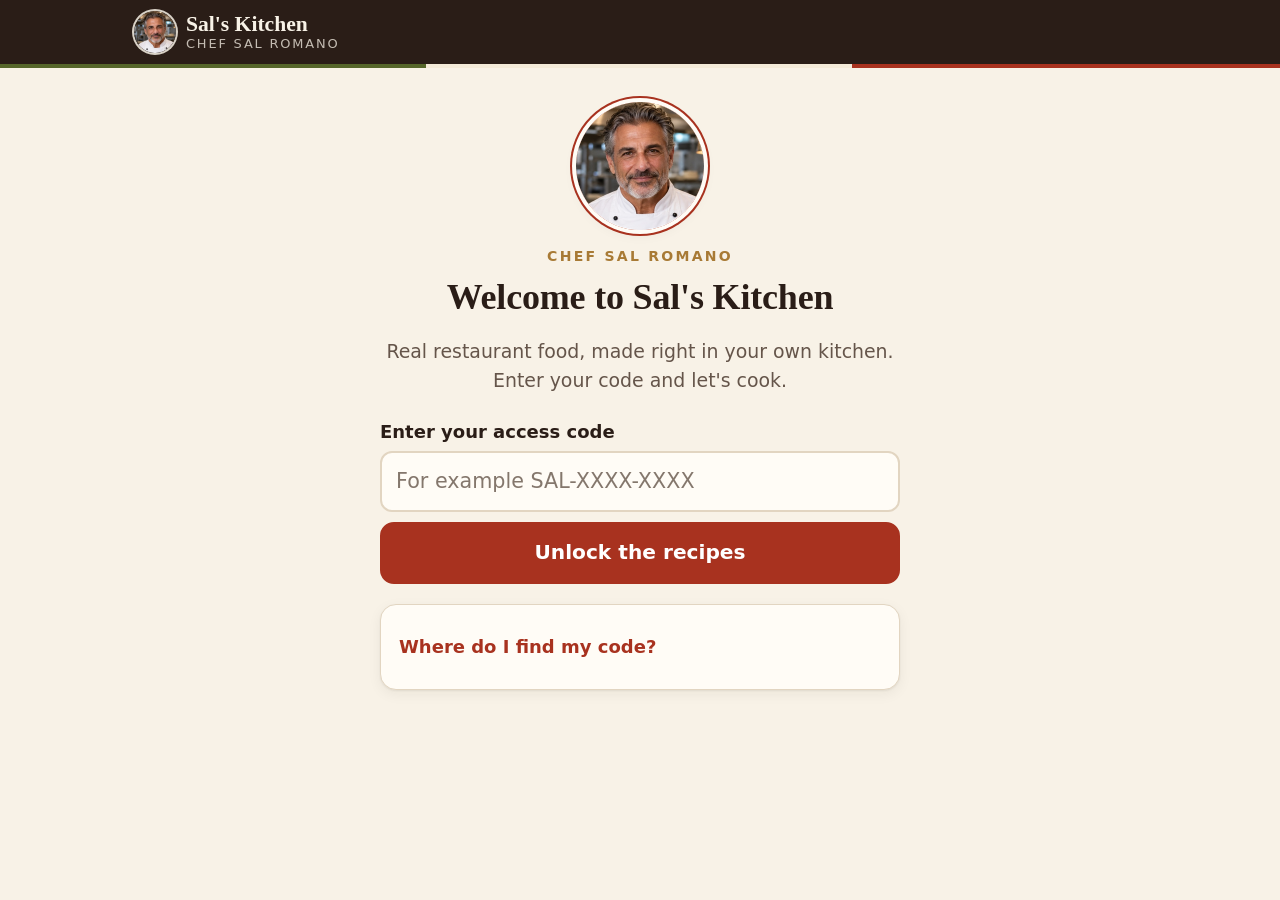
<file: index.html>
<!doctype html>
<html lang="en">
<head>
  <meta charset="utf-8">
  <meta name="viewport" content="width=device-width, initial-scale=1, viewport-fit=cover">
  <title>Sal's Kitchen</title>
  <meta name="description" content="Sal's Kitchen by Chef Sal Romano — restaurant-style recipes for your home kitchen, with a servings scaler, cooking mode, timers and a shopping list.">
  <meta name="theme-color" content="#2a1d17">
  <meta name="color-scheme" content="light dark">
  <meta name="robots" content="noindex">
  <link rel="manifest" href="manifest.webmanifest">
  <link rel="icon" type="image/png" sizes="32x32" href="assets/icons/favicon-32.png">
  <link rel="apple-touch-icon" href="assets/icons/apple-touch-icon.png">
  <meta name="apple-mobile-web-app-capable" content="yes">
  <meta name="mobile-web-app-capable" content="yes">
  <meta name="apple-mobile-web-app-title" content="Sal's Kitchen">
  <meta name="apple-mobile-web-app-status-bar-style" content="black-translucent">
  <link rel="stylesheet" href="styles.css">
  <script>
    // Apply the chosen light/dark setting before the page draws (avoids a flash).
    try { var t = localStorage.getItem('sal-theme'); if (t === 'light' || t === 'dark') document.documentElement.setAttribute('data-theme', t); } catch (e) {}
  </script>
</head>
<body>
  <a class="skip-link" href="#app">Skip to main content</a>
  <header class="app-header">
    <div class="app-header__inner">
      <button type="button" class="header-btn" id="back-btn" hidden aria-label="Back">
        <svg class="icon" viewBox="0 0 24 24" width="24" height="24" fill="none" stroke="currentColor" stroke-width="2" stroke-linecap="round" stroke-linejoin="round" aria-hidden="true"><path d="M15 5l-7 7 7 7"/></svg>
      </button>
      <a class="brand" href="#/" id="brand">
        <img class="brand__avatar" src="assets/sal-avatar.png" alt="" width="40" height="40">
        <span class="brand__text">
          <span class="brand__name">Sal's Kitchen</span>
          <span class="brand__by">Chef Sal Romano</span>
        </span>
      </a>
      <a class="header-btn" href="#/plan" id="plan-btn" aria-label="Week plan" hidden>
        <svg class="icon" viewBox="0 0 24 24" width="24" height="24" fill="none" stroke="currentColor" stroke-width="1.8" stroke-linecap="round" stroke-linejoin="round" aria-hidden="true"><rect x="3.5" y="5" width="17" height="15.5" rx="2"/><path d="M3.5 10h17M8 3v4M16 3v4"/></svg>
        <span class="header-btn__label">Plan</span>
      </a>
      <a class="header-btn" href="#/list" id="list-btn" aria-label="Shopping list" hidden>
        <svg class="icon" viewBox="0 0 24 24" width="24" height="24" fill="none" stroke="currentColor" stroke-width="1.8" stroke-linecap="round" stroke-linejoin="round" aria-hidden="true"><path d="M3 4h2.2l2.2 11h10.4l2-8H6.3"/><circle cx="9" cy="19.5" r="1.4"/><circle cx="17" cy="19.5" r="1.4"/></svg>
        <span class="header-btn__label">List</span>
        <span class="count-badge" id="list-count" hidden></span>
      </a>
      <a class="header-btn" href="#/settings" id="settings-btn" aria-label="Settings" hidden>
        <svg class="icon" viewBox="0 0 24 24" width="24" height="24" fill="none" stroke="currentColor" stroke-width="1.8" stroke-linecap="round" stroke-linejoin="round" aria-hidden="true"><circle cx="12" cy="12" r="3"/><path d="M19.4 15a1.7 1.7 0 0 0 .3 1.8l.1.1a2 2 0 1 1-2.8 2.8l-.1-.1a1.7 1.7 0 0 0-1.8-.3 1.7 1.7 0 0 0-1 1.5V21a2 2 0 1 1-4 0v-.1a1.7 1.7 0 0 0-1.1-1.5 1.7 1.7 0 0 0-1.8.3l-.1.1a2 2 0 1 1-2.8-2.8l.1-.1a1.7 1.7 0 0 0 .3-1.8 1.7 1.7 0 0 0-1.5-1H3a2 2 0 1 1 0-4h.1a1.7 1.7 0 0 0 1.5-1.1 1.7 1.7 0 0 0-.3-1.8l-.1-.1a2 2 0 1 1 2.8-2.8l.1.1a1.7 1.7 0 0 0 1.8.3H9a1.7 1.7 0 0 0 1-1.5V3a2 2 0 1 1 4 0v.1a1.7 1.7 0 0 0 1 1.5 1.7 1.7 0 0 0 1.8-.3l.1-.1a2 2 0 1 1 2.8 2.8l-.1.1a1.7 1.7 0 0 0-.3 1.8V9a1.7 1.7 0 0 0 1.5 1H21a2 2 0 1 1 0 4h-.1a1.7 1.7 0 0 0-1.5 1z"/></svg>
        <span class="header-btn__label">Settings</span>
      </a>
    </div>
  </header>

  <main id="app" tabindex="-1">
    <p class="loading">Loading…</p>
  </main>

  <section class="timer-tray" id="timer-tray" aria-label="Kitchen timers" hidden></section>
  <div class="toast" id="toast" role="status" aria-live="polite"></div>

  <noscript>
    <p class="noscript">This app needs JavaScript turned on in your browser.</p>
  </noscript>

  <script type="module" src="js/app.js"></script>
</body>
</html>
</file>
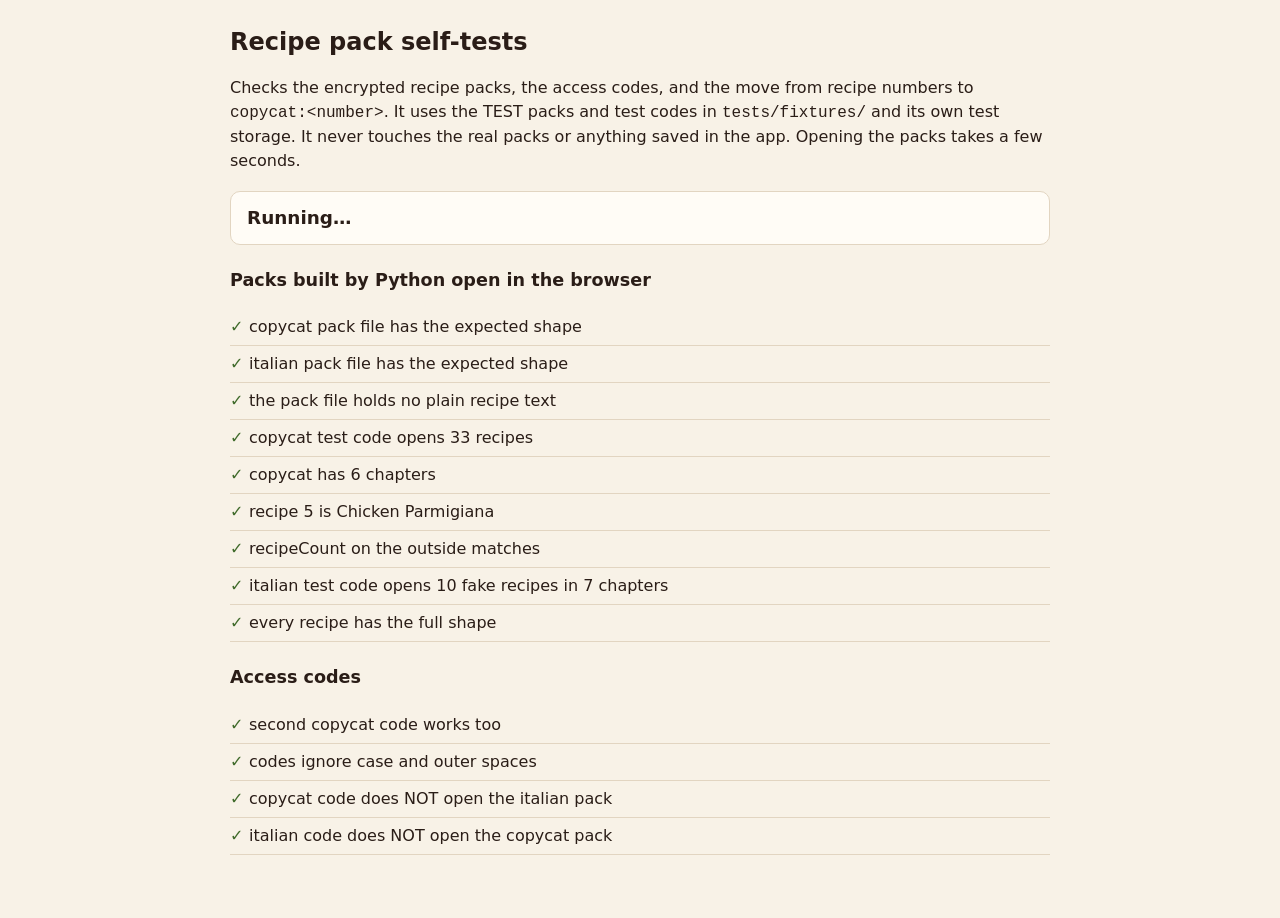
<file: tests/packs.html>
<!doctype html>
<html lang="en">
<head>
<meta charset="utf-8">
<meta name="viewport" content="width=device-width, initial-scale=1">
<meta name="robots" content="noindex">
<title>Recipe pack self-tests — Sal's Kitchen</title>
<style>
  :root { color-scheme: light dark; --bg: #f8f2e7; --ink: #2a1d17; --card: #fffcf6; --line: #e2d5c1; --ok: #3f6a2a; --bad: #a12620; }
  @media (prefers-color-scheme: dark) { :root { --bg: #16110e; --ink: #f3eadc; --card: #211914; --line: #3f3229; --ok: #a9d48a; --bad: #ff9a90; } }
  body { margin: 0; background: var(--bg); color: var(--ink); font: 16px/1.5 system-ui, -apple-system, "Segoe UI", sans-serif; }
  main { max-width: 820px; margin: 0 auto; padding: 24px 16px 48px; }
  h1 { font-size: 1.5rem; margin: 0 0 6px; }
  #summary { font-weight: 700; font-size: 1.15rem; padding: 12px 16px; border-radius: 10px; background: var(--card); border: 1px solid var(--line); }
  ul { list-style: none; padding: 0; }
  li { padding: 6px 0; border-bottom: 1px solid var(--line); overflow-wrap: anywhere; }
  .ok::before { content: "✓ "; color: var(--ok); font-weight: 800; }
  .bad { color: var(--bad); }
  .bad::before { content: "✗ "; font-weight: 800; }
  h2 { font-size: 1.1rem; margin: 22px 0 4px; }
</style>
</head>
<body>
<main>
  <h1>Recipe pack self-tests</h1>
  <p>Checks the encrypted recipe packs, the access codes, and the move from recipe numbers to <code>copycat:&lt;number&gt;</code>. It uses the TEST packs and test codes in <code>tests/fixtures/</code> and its own test storage. It never touches the real packs or anything saved in the app. Opening the packs takes a few seconds.</p>
  <p id="summary" role="status">Running…</p>
  <div id="out"></div>
</main>
<script src="../js/sha256.js"></script>
<script type="module">
import * as pc from '../js/packcrypto.js';
import * as mig from '../js/migrate.js';
import * as db from '../js/db.js';
import { surprisePicks, canAutoPick, MAX_PER_CHAPTER } from '../js/plan.js';
import { mealMoney, addEstimates, restaurantPrice, homeCost } from '../js/money.js';
import { mergeTexts } from '../js/merge.js';
import { scaleLine } from '../js/scale.js';
import { seedOldDatabase, deleteDatabase } from './seed-db.js';

const results = [];
let section = '';
const out = document.getElementById('out');
function group(name) {
  section = name;
  const h = document.createElement('h2');
  h.textContent = name;
  out.appendChild(h);
  out.appendChild(document.createElement('ul'));
}
function check(name, ok, detail = '') {
  results.push({ section, name, ok: !!ok, detail });
  const li = document.createElement('li');
  li.className = ok ? 'ok' : 'bad';
  li.textContent = name + (ok || !detail ? '' : ` — ${detail}`);
  out.lastElementChild.appendChild(li);
}
const eq = (name, got, want) => check(name, JSON.stringify(got) === JSON.stringify(want), `got ${JSON.stringify(got)}, want ${JSON.stringify(want)}`);
const getJson = async (url) => (await fetch(url, { cache: 'no-cache' })).json();

try {
  const copycat = await getJson('fixtures/copycat.pack.json');
  const italian = await getJson('fixtures/italian.pack.json');
  const cfg = await getJson('fixtures/test-config.json');
  const opens = async (pack, code) => !!(await pc.unwrapWithCode(pack, code));
  const openPack = async (pack, code) => pc.decryptPack(pack, await pc.importContentKey(await pc.unwrapWithCode(pack, code)));

  // ---------- 1. Python ↔ browser ----------
  group('Packs built by Python open in the browser');
  check('copycat pack file has the expected shape', pc.isPackFile(copycat) && copycat.id === 'copycat' && copycat.iterations === 250000 && copycat.kdf === 'PBKDF2-SHA256' && copycat.cipher === 'AES-GCM');
  check('italian pack file has the expected shape', pc.isPackFile(italian) && italian.id === 'italian');
  check('the pack file holds no plain recipe text', !JSON.stringify(copycat).includes('Parmigiana') && !JSON.stringify(italian).includes('Test Risotto'));
  const cc = await openPack(copycat, 'SAL-TEST-AAAA-1111');
  eq('copycat test code opens 33 recipes', cc.recipes.length, 33);
  eq('copycat has 6 chapters', cc.chapters.length, 6);
  eq('recipe 5 is Chicken Parmigiana', cc.recipes.find((r) => r.num === 5).title, 'Chicken Parmigiana');
  eq('recipeCount on the outside matches', copycat.recipeCount, 33);
  const it = await openPack(italian, 'SAL-TEST-ITAL-3333');
  eq('italian test code opens 10 fake recipes in 7 chapters', [it.recipes.length, it.chapters.length], [10, 7]);
  check('every recipe has the full shape', [...cc.recipes, ...it.recipes].every((r) => Number.isInteger(r.num) && r.chapter && r.title && r.subtitle && r.serves && r.time && r.cost && r.ingredients.length && r.steps.length && r.tip));

  group('Access codes');
  check('second copycat code works too', await opens(copycat, 'SAL-TEST-AAAA-2222'));
  check('codes ignore case and outer spaces', await opens(copycat, '  sal-test-aaaa-1111 '));
  check('copycat code does NOT open the italian pack', !(await opens(italian, 'SAL-TEST-AAAA-1111')));
  check('italian code does NOT open the copycat pack', !(await opens(copycat, 'SAL-TEST-ITAL-3333')));
  check('bundle code opens copycat', await opens(copycat, 'SAL-TEST-BOTH-4444'));
  check('bundle code opens italian', await opens(italian, 'SAL-TEST-BOTH-4444'));
  check('a wrong code opens nothing', !(await opens(copycat, 'SAL-TEST-WRONG-0000')) && !(await opens(italian, 'SAL-TEST-WRONG-0000')));
  check('a dash missing is a different code', !(await opens(copycat, 'SAL-TEST-AAAA1111')));
  check('a code that passes the hash pre-check but has no key slot opens nothing', cfg.accessCodeHashes.includes(await SalHash.sha256Hex('SAL-TEST-HASH-9999')) && !(await opens(copycat, 'SAL-TEST-HASH-9999')) && !(await opens(italian, 'SAL-TEST-HASH-9999')));
  let threw = false;
  try {
    const bad = { ...copycat, ciphertext: copycat.ciphertext.slice(0, -8) + (copycat.ciphertext.slice(-8, -7) === 'A' ? 'B' : 'A') + copycat.ciphertext.slice(-7) };
    await openPack(bad, 'SAL-TEST-AAAA-1111');
  } catch (e) { threw = true; }
  check('a damaged pack file is refused (not shown half-broken)', threw);
  threw = false;
  try { await pc.decryptPack(italian, await pc.importContentKey(await pc.unwrapWithCode(copycat, 'SAL-TEST-AAAA-1111'))); } catch (e) { threw = true; }
  check("one pack's key can't open another pack", threw);

  group('Saved keys (offline after unlock)');
  const T = 'sals-kitchen-selftest-packs';
  await db.closeDB();
  await deleteDatabase(T);
  db.useDatabase(T);
  const raw = await pc.unwrapWithCode(copycat, 'SAL-TEST-AAAA-1111');
  const key = await pc.importContentKey(raw);
  check('the saved key cannot be read back out', key.extractable === false);
  let savedAs = 'CryptoKey';
  try { await db.putPackKey({ id: 'copycat', key, version: 1 }); } catch (e) { savedAs = 'raw'; await db.putPackKey({ id: 'copycat', raw, version: 1 }); }
  const rec = (await db.listPackKeys()).find((r) => r.id === 'copycat');
  const back = rec.key || await pc.importContentKey(rec.raw);
  eq(`key saved on this device (as ${savedAs}) opens the pack with no code`, (await pc.decryptPack(copycat, back)).recipes.length, 33);
  await db.putPackKey({ id: 'italian', raw: await pc.unwrapWithCode(italian, 'SAL-TEST-ITAL-3333'), version: 1 });
  const rec2 = (await db.listPackKeys()).find((r) => r.id === 'italian');
  eq('raw-bytes fallback also works', (await pc.decryptPack(italian, await pc.importContentKey(rec2.raw))).recipes.length, 10);
  await db.closeDB();
  await deleteDatabase(T);

  // ---------- 2. References ----------
  group('Recipe references: number → copycat:<number>');
  eq('5 → copycat:5', mig.toRid(5), 'copycat:5');
  eq('"12" → copycat:12', mig.toRid('12'), 'copycat:12');
  eq('copycat:5 stays', mig.toRid('copycat:5'), 'copycat:5');
  eq('italian:7 stays', mig.toRid('italian:7'), 'italian:7');
  eq('junk → null', [mig.toRid(0), mig.toRid(-1), mig.toRid(1.5), mig.toRid('abc'), mig.toRid(null)], [null, null, null, null, null]);
  eq('favorites (and no duplicates)', mig.migrateFavorites([2, 5, 'copycat:5', 'italian:1']), ['copycat:2', 'copycat:5', 'italian:1']);
  eq('progress record', mig.migrateProgress({ num: 5, ticks: [0], done: [1], factor: 2 }), { rid: 'copycat:5', ticks: [0], done: [1], factor: 2 });
  eq('saving keeps every field', mig.migrateSaving({ id: 's1', num: 5, saved: 120, home: 24 }), { id: 's1', saved: 120, home: 24, rid: 'copycat:5' });
  eq('plan slot keeps made / savedId / leftover', mig.migratePlanWeek({ week: 'W', days: { d: { dinner: { num: 5, factor: 2, made: true, savedId: 's1' }, lunch: { num: 3, factor: 1, leftover: { date: 'x', meal: 'dinner' } } } } }),
    { week: 'W', days: { d: { dinner: { factor: 2, made: true, savedId: 's1', rid: 'copycat:5' }, lunch: { factor: 1, leftover: { date: 'x', meal: 'dinner' }, rid: 'copycat:3' } } } });
  const once = mig.migrateBackup({ app: 'sals-kitchen', format: 2, favorites: [1], shopping: { groups: [{ id: 'g', recipeNum: 1, title: 'x', factor: 1, items: [] }], custom: [] }, progress: [{ num: 1, ticks: [], done: [], factor: 1 }], plans: [], savings: [] });
  eq('migrating twice changes nothing', mig.migrateBackup(once), once);

  // ---------- 3. Database upgrade ----------
  const fx = await getJson('fixtures/v2-database.json');
  for (const version of [2, 1]) {
    group(`Database upgrade from the v${version} app (real saved shape)`);
    const NAME = `sals-kitchen-selftest-v${version}`;
    await db.closeDB();
    await seedOldDatabase(NAME, version, fx);
    db.useDatabase(NAME);
    eq('still unlocked', await db.getMeta('unlocked'), fx.meta.unlocked);
    eq('favorites', await db.getMeta('favorites'), ['copycat:2', 'copycat:5', 'copycat:30']);
    const shop = await db.getMeta('shopping');
    eq('shopping groups point at copycat recipes', shop.groups.map((g) => [g.id, g.rid, g.recipeNum]), [['g-mfx1-abc123', 'copycat:5', undefined], ['g-mfx2-def456', 'copycat:30', undefined]]);
    eq('shopping items and ticks unchanged', shop.groups.map((g) => g.items), fx.meta.shopping.groups.map((g) => g.items));
    eq('own extras unchanged', shop.custom, fx.meta.shopping.custom);
    eq('ticks for recipe 5', await db.getProgress('copycat:5'), { rid: 'copycat:5', ticks: [0, 2], done: [1], factor: 2 });
    eq('every ticks record moved', (await db.listProgress()).map((p) => p.rid).sort(), ['copycat:30', 'copycat:5']);
    eq('other settings untouched', [await db.getMeta('installBannerDismissed'), await db.getMeta('lastBackup')], [true, '2026-09-30T08:00:00.000Z']);
    if (version === 2) {
      const wk = await db.getPlanWeek('2026-W41');
      eq('planned dinner (made, with savings link)', wk.days['2026-10-05'].dinner, { factor: 2, made: true, savedId: 's-mfx4-jkl012', rid: 'copycat:5' });
      eq('leftovers slot', wk.days['2026-10-06'].dinner, { factor: 1, leftover: { date: '2026-10-05', meal: 'dinner' }, rid: 'copycat:5' });
      eq('lunch slot', wk.days['2026-10-06'].lunch, { factor: 0.5, rid: 'copycat:17' });
      eq('savings history keeps its numbers', await db.listSavings(), [{ id: 's-mfx4-jkl012', date: '2026-10-05', meal: 'dinner', factor: 2, servings: 8, home: 24, restaurant: 144, saved: 120, at: '2026-10-05T20:00:00.000Z', rid: 'copycat:5' }]);
      eq('pantry and planner settings untouched', [await db.getMeta('pantry'), await db.getMeta('planSettings')], [fx.meta.pantry, fx.meta.planSettings]);
    } else {
      eq('new stores exist and are empty', [await db.listPlans(), await db.listSavings(), await db.listPackKeys()], [[], [], []]);
    }
    await db.closeDB();
    db.useDatabase(NAME);
    eq('opening again changes nothing', await db.getMeta('favorites'), ['copycat:2', 'copycat:5', 'copycat:30']);
    await db.closeDB();
    await deleteDatabase(NAME);
  }

  group('Backups');
  const B = 'sals-kitchen-selftest-backup';
  await deleteDatabase(B);
  db.useDatabase(B);
  const v2backup = { app: 'sals-kitchen', format: 2, exportedAt: '2026-10-01T10:00:00Z', favorites: fx.meta.favorites, shopping: fx.meta.shopping, progress: fx.progress, plans: fx.plans, savings: fx.savings, pantry: fx.meta.pantry, planSettings: fx.meta.planSettings };
  await db.importAll(db.validateBackup(JSON.parse(JSON.stringify(v2backup))));
  eq('v2 backup: favorites become ids', await db.getMeta('favorites'), ['copycat:2', 'copycat:5', 'copycat:30']);
  eq('v2 backup: ticks', (await db.getProgress('copycat:5')).ticks, [0, 2]);
  eq('v2 backup: plan', (await db.getPlanWeek('2026-W41')).days['2026-10-05'].dinner.rid, 'copycat:5');
  eq('v2 backup: savings', (await db.listSavings())[0].rid, 'copycat:5');
  eq('v2 backup: shopping group', (await db.getMeta('shopping')).groups[0].rid, 'copycat:5');
  await db.setMeta('favorites', ['copycat:2', 'italian:4']);
  await db.putProgress({ rid: 'italian:4', ticks: [1], done: [], factor: 1 });
  const v3 = JSON.parse(JSON.stringify(await db.exportAll()));
  eq('new backups are format 3', v3.format, 3);
  check('backups never hold codes or pack keys', !/packKeys|wrappedKey|"codes"|SAL-TEST/.test(JSON.stringify(v3)));
  await db.setMeta('favorites', []);
  await db.importAll(db.validateBackup(v3));
  eq('format 3 round-trip across packs', [await db.getMeta('favorites'), (await db.getProgress('italian:4')).ticks], [['copycat:2', 'italian:4'], [1]]);
  let msg = '';
  try { db.validateBackup({ ...v3, favorites: ['nonsense'] }); } catch (e) { msg = e.message; }
  check('a damaged format 3 backup is refused', /damaged/.test(msg), msg);
  await db.closeDB();
  await deleteDatabase(B);

  // ---------- 4. Planner, money and shopping across packs ----------
  group('Planner, money and shopping list across packs');
  const prep = (id, d) => d.recipes.map((r) => ({ ...r, pack: id, rid: `${id}:${r.num}` }));
  const ALL = [...prep('copycat', cc), ...prep('italian', it)];
  const chTitle = (r) => ((r.pack === 'copycat' ? cc : it).chapters.find((c) => c.num === r.chapter) || {}).title;
  eq('Italian dinners Surprise me may pick (by chapter name)', ALL.filter((r) => r.pack === 'italian' && canAutoPick(r, chTitle)).map((r) => r.num), [2, 3, 4, 5, 6, 7]);
  let seed = 777;
  const rand = () => ((seed = (seed * 1103515245 + 12345) % 2147483648) / 2147483648);
  const problems = [];
  let sawItalian = false;
  for (let run = 0; run < 200; run++) {
    const picks = surprisePicks(7, [], ALL, rand, chTitle);
    if (picks.length !== 7) problems.push(`run ${run}: ${picks.length} picks`);
    if (new Set(picks.map((r) => r.rid)).size !== picks.length) problems.push(`run ${run}: repeat`);
    const per = {};
    picks.forEach((r) => { per[`${r.pack}:${r.chapter}`] = (per[`${r.pack}:${r.chapter}`] || 0) + 1; });
    if (Object.values(per).some((n) => n > MAX_PER_CHAPTER)) problems.push(`run ${run}: too many from one chapter`);
    picks.forEach((r) => {
      if (!canAutoPick(r, chTitle)) problems.push(`run ${run}: ${r.title}`);
      if (/Dolci|Sughi|Contorni|Antipasti/.test(chTitle(r))) problems.push(`run ${run}: ${r.title} (${chTitle(r)})`);
      if (r.pack === 'italian') sawItalian = true;
    });
  }
  check('200 runs with both packs: 7 dinners, no repeats, max 2 per chapter, no desserts/sauces/sides', !problems.length, problems.slice(0, 5).join('; '));
  check('Surprise me uses Italian recipes too', sawItalian);
  const copycatOnly = ALL.filter((r) => r.pack === 'copycat');
  check('with only copycat open, it never picks Italian', Array.from({ length: 50 }, () => surprisePicks(7, [], copycatOnly, rand)).every((p) => p.every((r) => r.pack === 'copycat')));

  const risotto = ALL.find((r) => r.rid === 'italian:4');
  eq('an Italian recipe without an estimate is not counted', mealMoney(risotto, 1).priced, false);
  addEstimates({ restaurantPrices: cfg.restaurantPrices, costPerServing: cfg.costPerServing, servings: cfg.servings });
  eq('with estimates: Italian risotto ×2 money', mealMoney(risotto, 2), { servings: 8, home: 20, restaurant: 136, saved: 116, priced: true });
  check('every fake Italian recipe has a home cost and a price in test mode', ALL.filter((r) => r.pack === 'italian').every((r) => homeCost(r) > 0 && restaurantPrice(r) > 0));
  check('copycat Nº 5 and Italian Nº 5 are different recipes for money', restaurantPrice(ALL.find((r) => r.rid === 'copycat:5')) !== restaurantPrice(ALL.find((r) => r.rid === 'italian:5')));
  eq('Combined list adds garlic across packs', mergeTexts([scaleLine('3 cloves garlic, minced', 1), scaleLine('2 cloves garlic, minced', 2)]), ['7 cloves garlic']);
} catch (e) {
  check('pack tests ran', false, e && (e.stack || e.message || String(e)));
}

const failed = results.filter((r) => !r.ok);
document.getElementById('summary').textContent = failed.length ? `${failed.length} of ${results.length} checks FAILED` : `All ${results.length} checks passed.`;
document.getElementById('summary').style.color = failed.length ? 'var(--bad)' : 'var(--ok)';
window.__testResults = { total: results.length, failed, results };
</script>
</body>
</html>
</file>
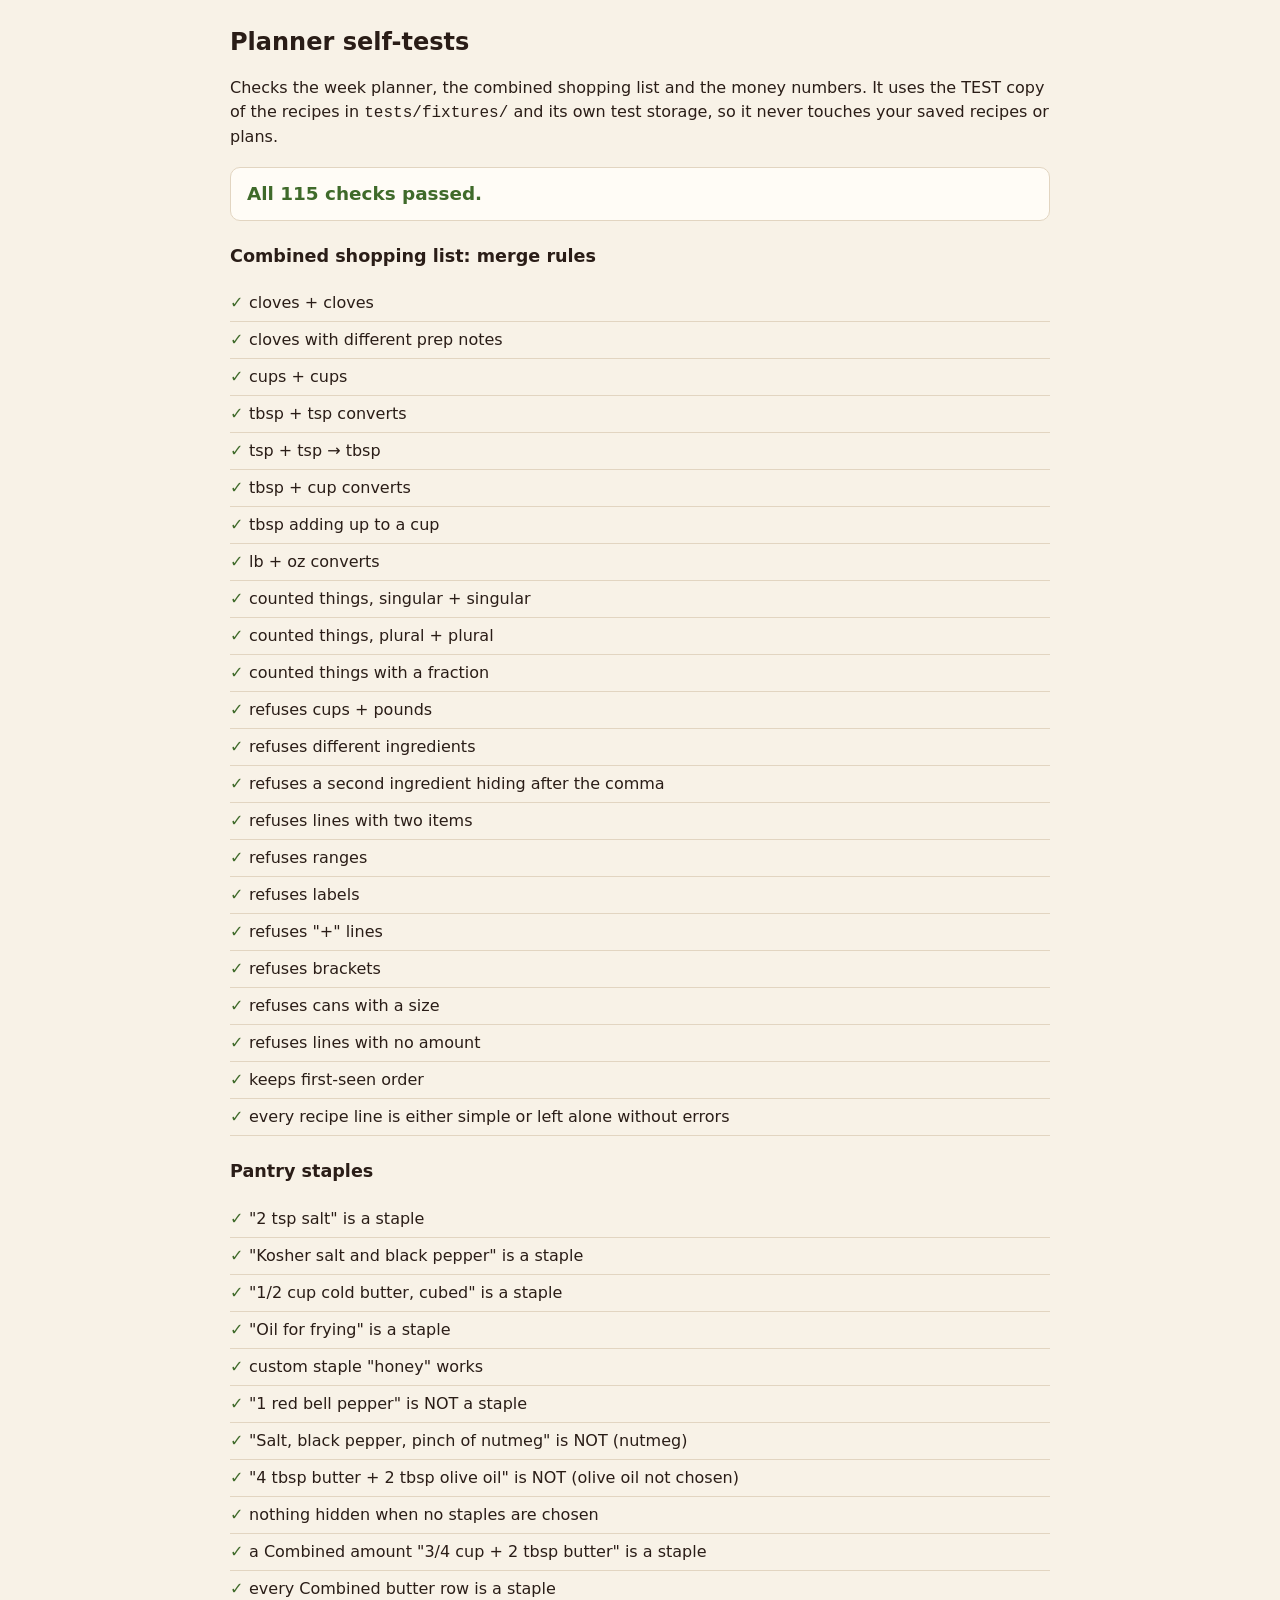
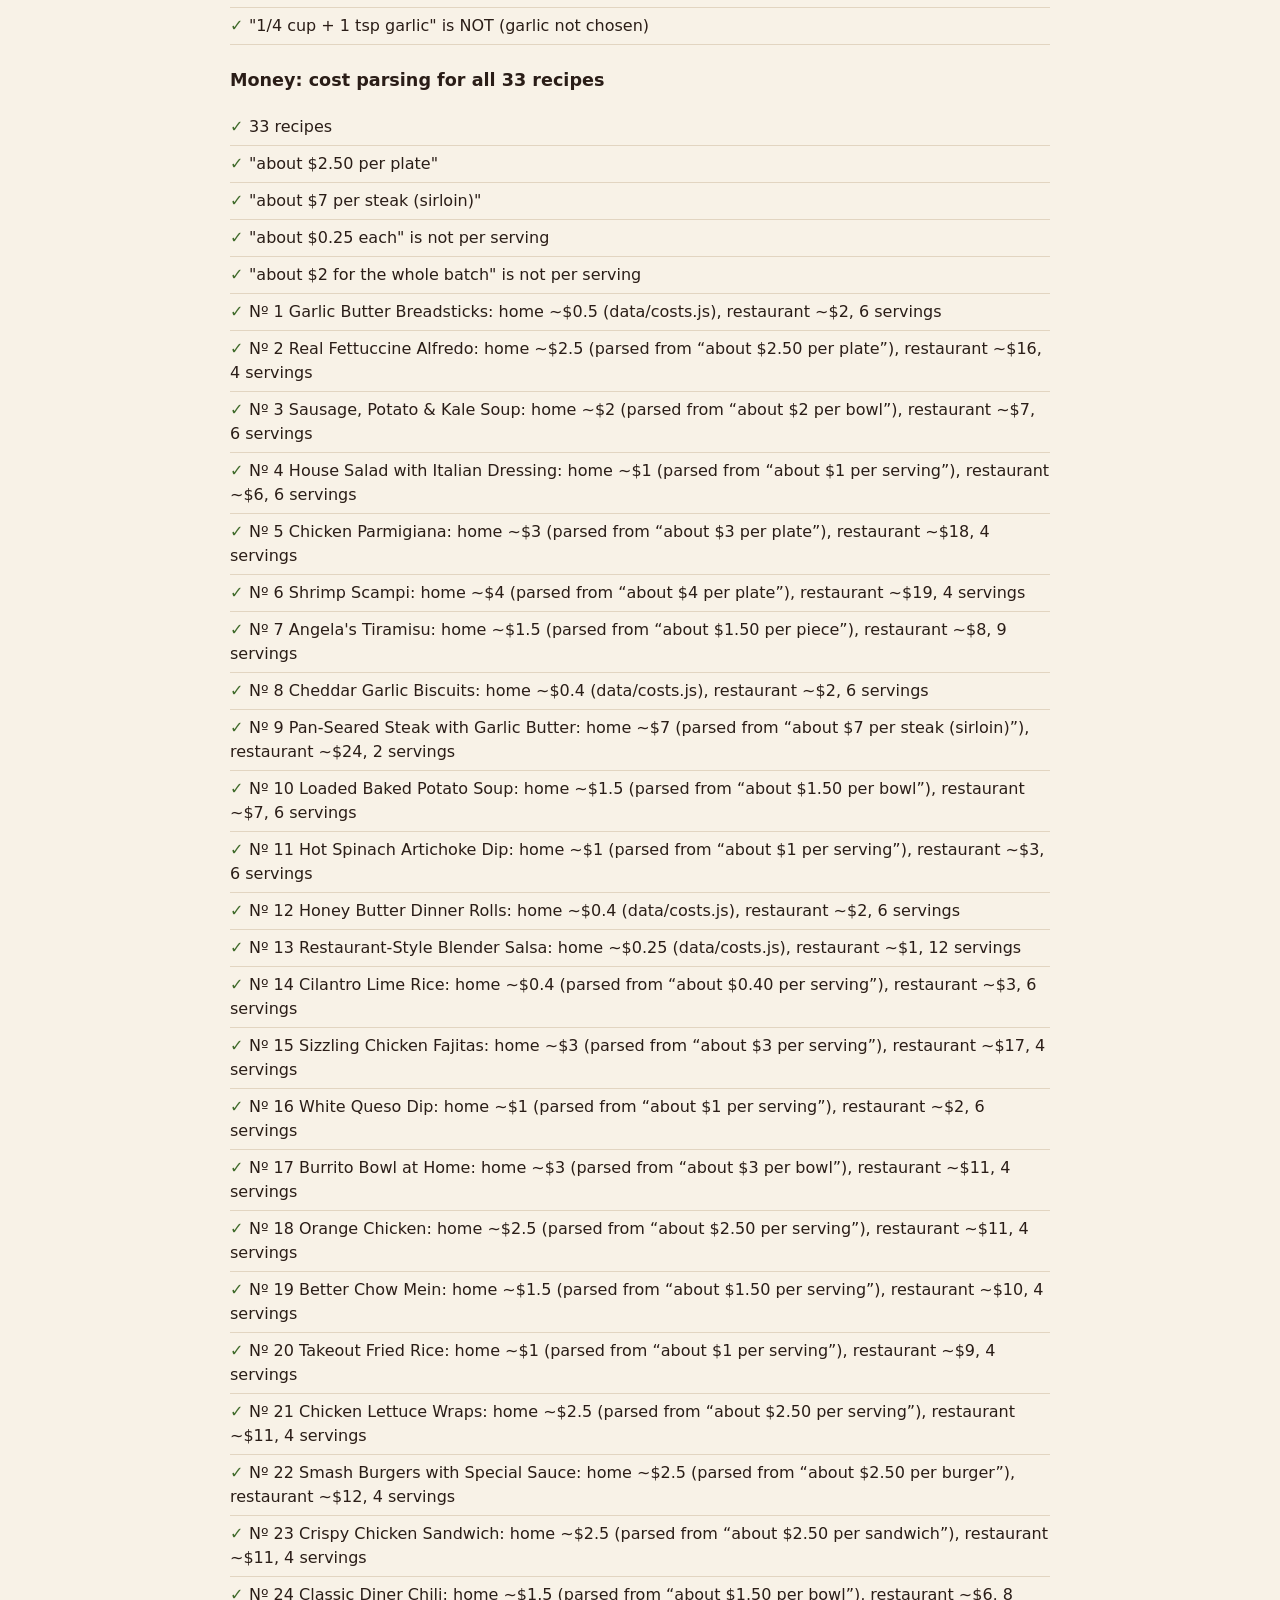
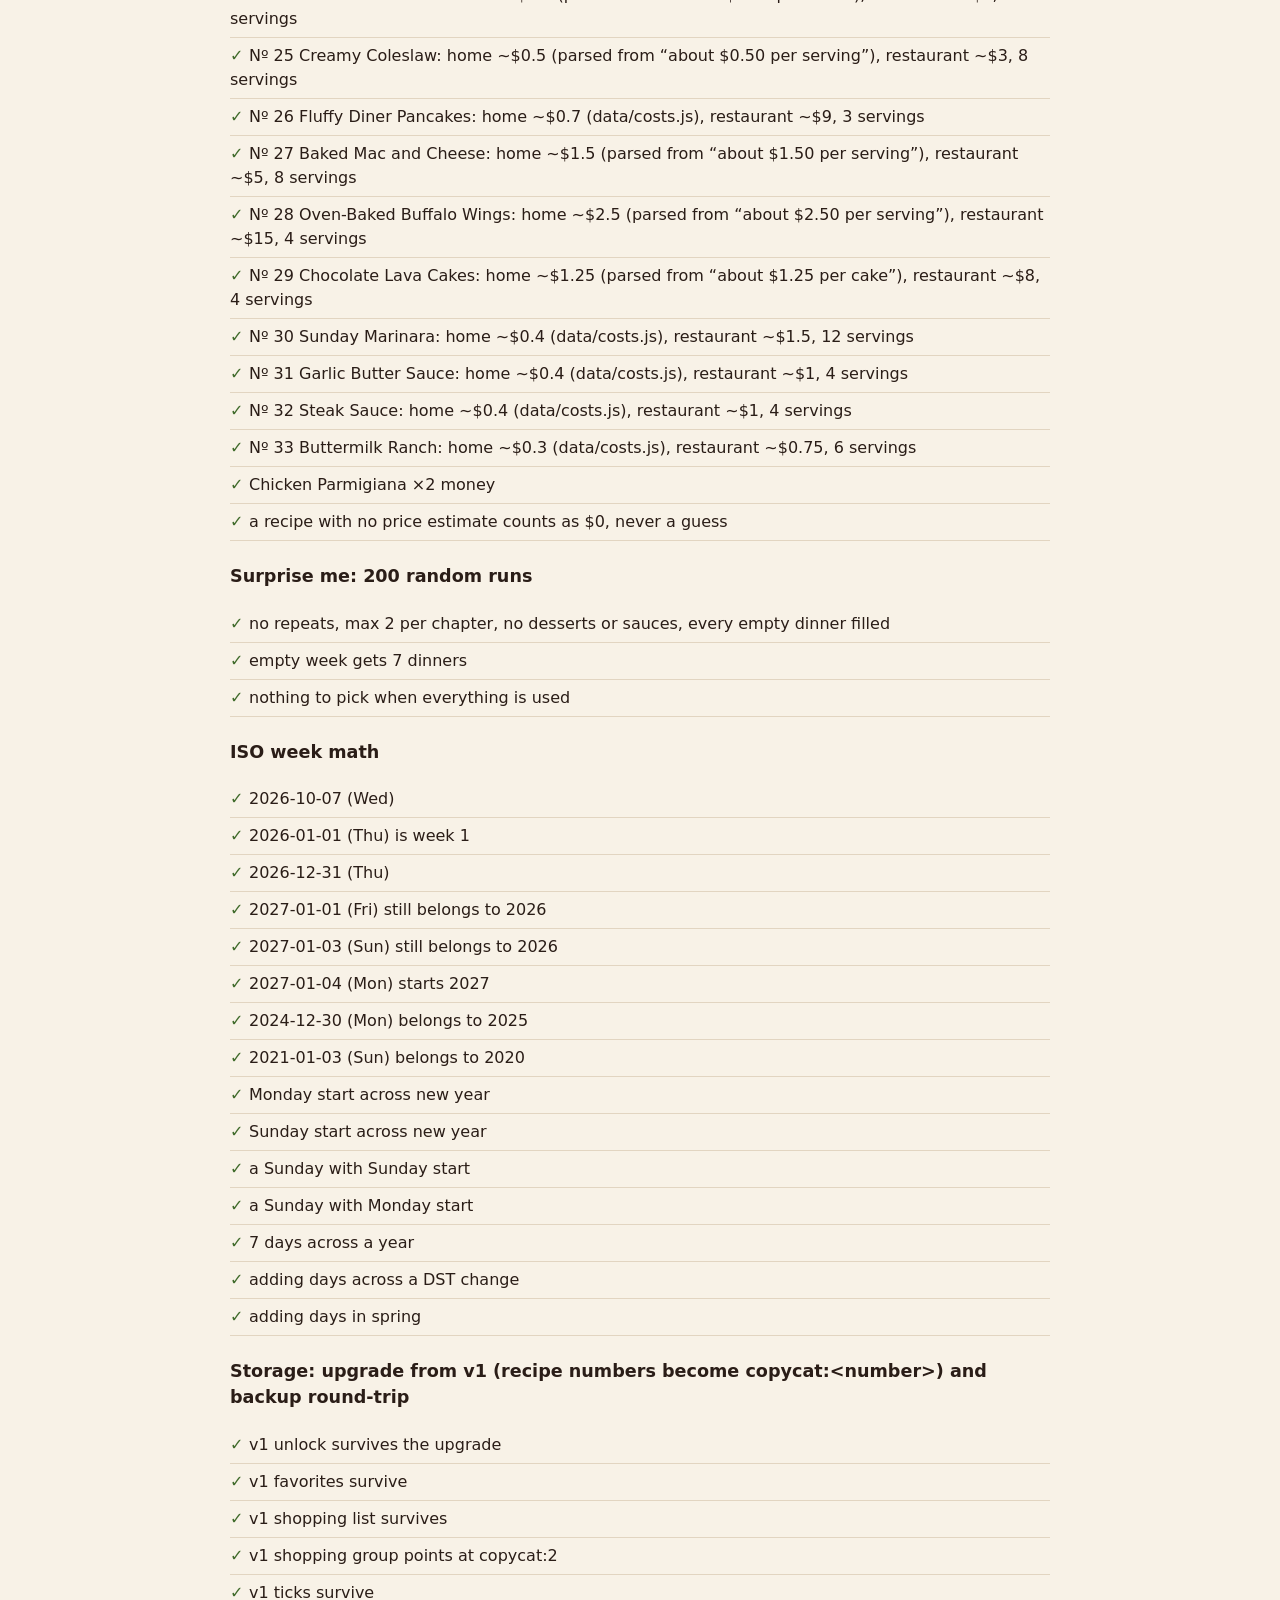
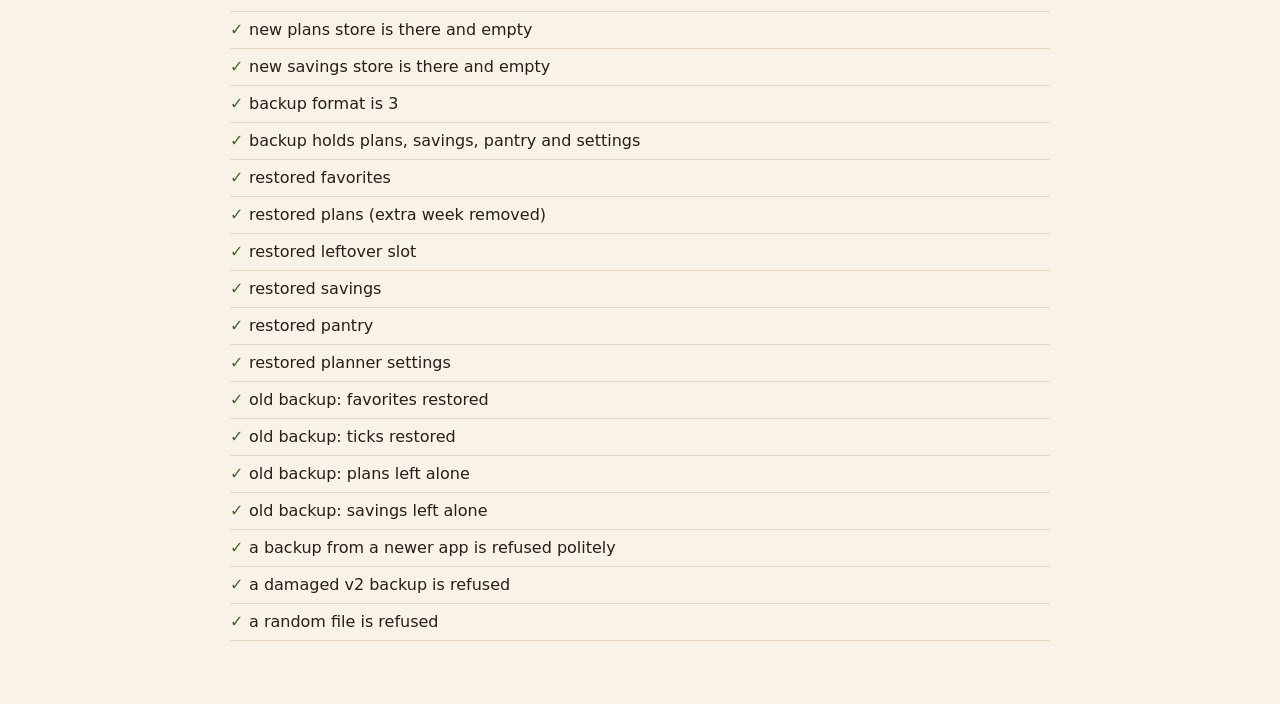
<file: tests/planner.html>
<!doctype html>
<html lang="en">
<head>
<meta charset="utf-8">
<meta name="viewport" content="width=device-width, initial-scale=1">
<meta name="robots" content="noindex">
<title>Planner self-tests — Sal's Kitchen</title>
<style>
  :root { color-scheme: light dark; --bg: #f8f2e7; --ink: #2a1d17; --card: #fffcf6; --line: #e2d5c1; --ok: #3f6a2a; --bad: #a12620; }
  @media (prefers-color-scheme: dark) { :root { --bg: #16110e; --ink: #f3eadc; --card: #211914; --line: #3f3229; --ok: #a9d48a; --bad: #ff9a90; } }
  body { margin: 0; background: var(--bg); color: var(--ink); font: 16px/1.5 system-ui, -apple-system, "Segoe UI", sans-serif; }
  main { max-width: 820px; margin: 0 auto; padding: 24px 16px 48px; }
  h1 { font-size: 1.5rem; margin: 0 0 6px; }
  #summary { font-weight: 700; font-size: 1.15rem; padding: 12px 16px; border-radius: 10px; background: var(--card); border: 1px solid var(--line); }
  ul { list-style: none; padding: 0; }
  li { padding: 6px 0; border-bottom: 1px solid var(--line); overflow-wrap: anywhere; }
  .ok::before { content: "✓ "; color: var(--ok); font-weight: 800; }
  .bad { color: var(--bad); }
  .bad::before { content: "✗ "; font-weight: 800; }
  h2 { font-size: 1.1rem; margin: 22px 0 4px; }
</style>
</head>
<body>
<main>
  <h1>Planner self-tests</h1>
  <p>Checks the week planner, the combined shopping list and the money numbers. It uses the TEST copy of the recipes in <code>tests/fixtures/</code> and its own test storage, so it never touches your saved recipes or plans.</p>
  <p id="summary" role="status">Running…</p>
  <div id="out"></div>
</main>
<script src="../js/sha256.js"></script>
<script type="module">
import { COST_PER_SERVING } from '../data/costs.js';
import { unwrapWithCode, importContentKey, decryptPack } from '../js/packcrypto.js';
import { mergeTexts, parseSimple, isPantryLine, pantryNames } from '../js/merge.js';
import { parseCostText, homeCost, restaurantPrice, baseServings, mealMoney } from '../js/money.js';
import { surprisePicks, canAutoPick, DESSERTS, SAUCES_CHAPTER, MAX_PER_CHAPTER } from '../js/plan.js';
import * as weeks from '../js/weeks.js';
import * as db from '../js/db.js';

const results = [];
let section = '';
const out = document.getElementById('out');
function group(name) {
  section = name;
  const h = document.createElement('h2');
  h.textContent = name;
  out.appendChild(h);
  const ul = document.createElement('ul');
  out.appendChild(ul);
}
function check(name, ok, detail = '') {
  results.push({ section, name, ok: !!ok, detail });
  const li = document.createElement('li');
  li.className = ok ? 'ok' : 'bad';
  li.textContent = name + (ok || !detail ? '' : ` — ${detail}`);
  out.lastElementChild.appendChild(li);
}
const eq = (name, got, want) => check(name, JSON.stringify(got) === JSON.stringify(want), `got ${JSON.stringify(got)}, want ${JSON.stringify(want)}`);

// The copycat recipes, from the TEST pack (opened with a test code, like the app does).
const packFile = await (await fetch('fixtures/copycat.pack.json', { cache: 'no-cache' })).json();
const packData = await decryptPack(packFile, await importContentKey(await unwrapWithCode(packFile, 'SAL-TEST-AAAA-1111')));
const RECIPES = packData.recipes.map((r) => ({ ...r, pack: 'copycat', rid: `copycat:${r.num}` }));
const byNum = (n) => RECIPES.find((r) => r.num === n);

// ---------- 1. Ingredient merge rules ----------
group('Combined shopping list: merge rules');
eq('cloves + cloves', mergeTexts(['2 cloves garlic', '3 cloves garlic']), ['5 cloves garlic']);
eq('cloves with different prep notes', mergeTexts(['2 cloves garlic, finely grated', '3 cloves garlic, minced']), ['5 cloves garlic']);
eq('cups + cups', mergeTexts(['1 cup heavy cream', '1 1/2 cups heavy cream']), ['2 1/2 cups heavy cream']);
eq('tbsp + tsp converts', mergeTexts(['2 tbsp sugar', '1 tsp sugar']), ['2 tbsp + 1 tsp sugar']);
eq('tsp + tsp → tbsp', mergeTexts(['1 1/2 tsp cumin', '1 1/2 tsp cumin']), ['1 tbsp cumin']);
eq('tbsp + cup converts', mergeTexts(['2 tbsp sugar', '1/2 cup sugar']), ['1/2 cup + 2 tbsp sugar']);
eq('tbsp adding up to a cup', mergeTexts(['8 tbsp butter', '1/2 cup butter']), ['1 cup butter']);
eq('lb + oz converts', mergeTexts(['1 lb ground beef', '8 oz ground beef']), ['1 1/2 lb ground beef']);
eq('counted things, singular + singular', mergeTexts(['1 egg', '1 egg']), ['2 eggs']);
eq('counted things, plural + plural', mergeTexts(['2 eggs', '3 eggs, beaten']), ['5 eggs']);
eq('counted things with a fraction', mergeTexts(['1 onion, diced', '1/2 onion, sliced']), ['1 1/2 onions']);
eq('refuses cups + pounds', mergeTexts(['1 cup flour', '1 lb flour']), ['1 cup flour', '1 lb flour']);
eq('refuses different ingredients', mergeTexts(['1 cup milk', '1 cup whole milk']), ['1 cup milk', '1 cup whole milk']);
eq('refuses a second ingredient hiding after the comma', mergeTexts(['2 cups beef broth, salt and pepper', '1 cup beef broth']), ['2 cups beef broth, salt and pepper', '1 cup beef broth']);
eq('refuses lines with two items', mergeTexts(['2 cloves garlic, minced, pinch of red pepper flakes', '2 cloves garlic']), ['2 cloves garlic, minced, pinch of red pepper flakes', '2 cloves garlic']);
eq('refuses ranges', mergeTexts(['2-3 cloves garlic', '2 cloves garlic']), ['2-3 cloves garlic', '2 cloves garlic']);
eq('refuses labels', mergeTexts(['Sauce: 2 tbsp soy sauce', '2 tbsp soy sauce']), ['Sauce: 2 tbsp soy sauce', '2 tbsp soy sauce']);
eq('refuses "+" lines', mergeTexts(['4 tbsp butter + 2 tbsp olive oil', '4 tbsp butter']), ['4 tbsp butter + 2 tbsp olive oil', '4 tbsp butter']);
eq('refuses brackets', mergeTexts(['2 1/4 tsp (1 packet) yeast', '2 1/4 tsp yeast']), ['2 1/4 tsp (1 packet) yeast', '2 1/4 tsp yeast']);
eq('refuses cans with a size', mergeTexts(['28 oz can whole tomatoes', '28 oz can whole tomatoes']), ['28 oz can whole tomatoes', '28 oz can whole tomatoes']);
eq('refuses lines with no amount', mergeTexts(['Salt and pepper', 'Salt and pepper']), ['Salt and pepper', 'Salt and pepper']);
eq('keeps first-seen order', mergeTexts(['1 cup rice', '2 cloves garlic', '1 cup rice']), ['2 cups rice', '2 cloves garlic']);
check('every recipe line is either simple or left alone without errors', RECIPES.every((r) => r.ingredients.every((l) => { parseSimple(l); return true; })));

group('Pantry staples');
const names = pantryNames(['salt', 'pepper', 'butter', 'oil', 'flour'], ['honey']);
check('"2 tsp salt" is a staple', isPantryLine('2 tsp salt', names));
check('"Kosher salt and black pepper" is a staple', isPantryLine('Kosher salt and black pepper', names));
check('"1/2 cup cold butter, cubed" is a staple', isPantryLine('1/2 cup cold butter, cubed', names));
check('"Oil for frying" is a staple', isPantryLine('Oil for frying', names));
check('custom staple "honey" works', isPantryLine('1/4 cup honey', names));
check('"1 red bell pepper" is NOT a staple', !isPantryLine('1 red bell pepper', names));
check('"Salt, black pepper, pinch of nutmeg" is NOT (nutmeg)', !isPantryLine('Salt, black pepper, pinch of nutmeg', names));
check('"4 tbsp butter + 2 tbsp olive oil" is NOT (olive oil not chosen)', !isPantryLine('4 tbsp butter + 2 tbsp olive oil', names));
check('nothing hidden when no staples are chosen', !isPantryLine('2 tsp salt', pantryNames([], [])));
check('a Combined amount "3/4 cup + 2 tbsp butter" is a staple', isPantryLine('3/4 cup + 2 tbsp butter', names));
check('every Combined butter row is a staple', mergeTexts(['4 tbsp butter', '1/2 cup butter, melted', '2 tbsp butter', '1 tsp butter']).every((l) => isPantryLine(l, names)));
check('"1/4 cup + 1 tsp garlic" is NOT (garlic not chosen)', !isPantryLine('1/4 cup + 1 tsp garlic', names));

// ---------- 2. Costs ----------
group('Money: cost parsing for all 33 recipes');
eq('33 recipes', RECIPES.length, 33);
eq('"about $2.50 per plate"', parseCostText('about $2.50 per plate'), 2.5);
eq('"about $7 per steak (sirloin)"', parseCostText('about $7 per steak (sirloin)'), 7);
eq('"about $0.25 each" is not per serving', parseCostText('about $0.25 each'), null);
eq('"about $2 for the whole batch" is not per serving', parseCostText('about $2 for the whole batch'), null);
for (const r of RECIPES) {
  const parsed = parseCostText(r.cost);
  const manual = COST_PER_SERVING[r.rid];
  const h = homeCost(r);
  const p = restaurantPrice(r);
  const sv = baseServings(r);
  check(`Nº ${r.num} ${r.title}: home ~$${h} (${manual != null ? 'data/costs.js' : `parsed from “${r.cost}”`}), restaurant ~$${p}, ${sv} servings`,
    typeof h === 'number' && h > 0 && typeof p === 'number' && p > 0 && sv > 0 && p >= h && (manual != null || parsed != null),
    `home=${h} restaurant=${p} servings=${sv}`);
}
const mm = mealMoney(byNum(5), 2);
eq('Chicken Parmigiana ×2 money', mm, { servings: 8, home: 24, restaurant: 144, saved: 120, priced: true });
eq('a recipe with no price estimate counts as $0, never a guess', mealMoney({ rid: 'italian:999', serves: '4', cost: 'about $2 per plate' }, 1), { servings: 4, home: 0, restaurant: 0, saved: 0, priced: false });

// ---------- 3. Surprise me ----------
group('Surprise me: 200 random runs');
let seed = 12345;
const rand = () => ((seed = (seed * 1103515245 + 12345) % 2147483648) / 2147483648);
let problems = [];
for (let run = 0; run < 200; run++) {
  // Random week: some dinners already planned by hand (anything, even desserts).
  const preset = [];
  const nPreset = Math.floor(rand() * 4);
  while (preset.length < nPreset) {
    const r = RECIPES[Math.floor(rand() * RECIPES.length)];
    if (!preset.includes(r.rid)) preset.push(r.rid);
  }
  const empty = 7 - preset.length;
  const picks = surprisePicks(empty, preset, RECIPES, rand);
  const all = [...preset, ...picks.map((r) => r.rid)];
  if (new Set(all).size !== all.length) problems.push(`run ${run}: repeat`);
  if (picks.length !== empty) problems.push(`run ${run}: filled ${picks.length} of ${empty}`);
  for (const r of picks) {
    if (DESSERTS.has(r.num)) problems.push(`run ${run}: dessert ${r.title}`);
    if (r.chapter === SAUCES_CHAPTER) problems.push(`run ${run}: sauce ${r.title}`);
    if (!canAutoPick(r)) problems.push(`run ${run}: not a dinner ${r.title}`);
  }
  const perChapter = {};
  all.forEach((n) => { const c = RECIPES.find((r) => r.rid === n).chapter; perChapter[c] = (perChapter[c] || 0) + 1; });
  const presetPer = {};
  preset.forEach((n) => { const c = RECIPES.find((r) => r.rid === n).chapter; presetPer[c] = (presetPer[c] || 0) + 1; });
  for (const c of Object.keys(perChapter)) {
    if (perChapter[c] > Math.max(MAX_PER_CHAPTER, presetPer[c] || 0)) problems.push(`run ${run}: ${perChapter[c]} from chapter ${c}`);
  }
}
check('no repeats, max 2 per chapter, no desserts or sauces, every empty dinner filled', !problems.length, problems.slice(0, 5).join('; '));
const full = surprisePicks(7, [], RECIPES, rand);
check('empty week gets 7 dinners', full.length === 7, `got ${full.length}`);
check('nothing to pick when everything is used', surprisePicks(3, RECIPES.map((r) => r.rid), RECIPES, rand).length === 0);

// ---------- 4. ISO weeks ----------
group('ISO week math');
eq('2026-10-07 (Wed)', weeks.isoWeekKey('2026-10-07'), '2026-W41');
eq('2026-01-01 (Thu) is week 1', weeks.isoWeekKey('2026-01-01'), '2026-W01');
eq('2026-12-31 (Thu)', weeks.isoWeekKey('2026-12-31'), '2026-W53');
eq('2027-01-01 (Fri) still belongs to 2026', weeks.isoWeekKey('2027-01-01'), '2026-W53');
eq('2027-01-03 (Sun) still belongs to 2026', weeks.isoWeekKey('2027-01-03'), '2026-W53');
eq('2027-01-04 (Mon) starts 2027', weeks.isoWeekKey('2027-01-04'), '2027-W01');
eq('2024-12-30 (Mon) belongs to 2025', weeks.isoWeekKey('2024-12-30'), '2025-W01');
eq('2021-01-03 (Sun) belongs to 2020', weeks.isoWeekKey('2021-01-03'), '2020-W53');
eq('Monday start across new year', weeks.startOfWeek('2027-01-01', 'mon'), '2026-12-28');
eq('Sunday start across new year', weeks.startOfWeek('2027-01-01', 'sun'), '2026-12-27');
eq('a Sunday with Sunday start', weeks.startOfWeek('2026-10-11', 'sun'), '2026-10-11');
eq('a Sunday with Monday start', weeks.startOfWeek('2026-10-11', 'mon'), '2026-10-05');
eq('7 days across a year', weeks.weekDays('2026-12-28'), ['2026-12-28', '2026-12-29', '2026-12-30', '2026-12-31', '2027-01-01', '2027-01-02', '2027-01-03']);
eq('adding days across a DST change', weeks.addDays('2026-11-01', 1), '2026-11-02');
eq('adding days in spring', weeks.addDays('2026-03-08', 1), '2026-03-09');

// ---------- 5. Storage: upgrade + backup ----------
group('Storage: upgrade from v1 (recipe numbers become copycat:<number>) and backup round-trip');
const deleteDb = (name) => new Promise((res) => { const r = indexedDB.deleteDatabase(name); r.onsuccess = r.onerror = r.onblocked = () => res(); });
try {
  // A database exactly as the v1 app left it.
  const UP = 'sals-kitchen-selftest-upgrade';
  await db.closeDB();
  await deleteDb(UP);
  await new Promise((resolve, reject) => {
    const req = indexedDB.open(UP, 1);
    req.onupgradeneeded = () => {
      req.result.createObjectStore('meta');
      req.result.createObjectStore('progress', { keyPath: 'num' });
    };
    req.onsuccess = () => {
      const d = req.result;
      const t = d.transaction(['meta', 'progress'], 'readwrite');
      t.objectStore('meta').put({ at: '2026-01-01T00:00:00Z' }, 'unlocked');
      t.objectStore('meta').put([2, 5], 'favorites');
      t.objectStore('meta').put({ groups: [{ id: 'g1', recipeNum: 2, title: 'Real Fettuccine Alfredo', factor: 1, items: [{ text: '1 lb fettuccine', checked: true }] }], custom: [] }, 'shopping');
      t.objectStore('progress').put({ num: 5, ticks: [0, 2], done: [1], factor: 2 });
      t.oncomplete = () => { d.close(); resolve(); };
      t.onerror = () => reject(t.error);
    };
    req.onerror = () => reject(req.error);
  });
  db.useDatabase(UP);
  eq('v1 unlock survives the upgrade', !!(await db.getMeta('unlocked')), true);
  eq('v1 favorites survive', await db.getMeta('favorites'), ['copycat:2', 'copycat:5']);
  eq('v1 shopping list survives', (await db.getMeta('shopping')).groups[0].items[0], { text: '1 lb fettuccine', checked: true });
  eq('v1 shopping group points at copycat:2', (await db.getMeta('shopping')).groups[0].rid, 'copycat:2');
  eq('v1 ticks survive', await db.getProgress('copycat:5'), { rid: 'copycat:5', ticks: [0, 2], done: [1], factor: 2 });
  eq('new plans store is there and empty', await db.listPlans(), []);
  eq('new savings store is there and empty', await db.listSavings(), []);
  await db.closeDB();
  await deleteDb(UP);

  // Backup round-trip with everything filled in.
  const T = 'sals-kitchen-selftest';
  await deleteDb(T);
  db.useDatabase(T);
  await db.setMeta('favorites', ['copycat:1', 'copycat:9']);
  await db.setMeta('shopping', { groups: [], custom: [{ id: 'c1', text: 'paper towels', checked: false }] });
  await db.putProgress({ rid: 'copycat:9', ticks: [1], done: [], factor: 1 });
  await db.putPlanWeek({ week: '2026-W41', days: { '2026-10-05': { dinner: { rid: 'copycat:5', factor: 2 } }, '2026-10-06': { dinner: { rid: 'copycat:5', factor: 1, leftover: { date: '2026-10-05', meal: 'dinner' } } } } });
  await db.putSaving({ id: 's1', date: '2026-10-05', meal: 'dinner', rid: 'copycat:5', factor: 2, servings: 8, home: 24, restaurant: 144, saved: 120, at: '2026-10-05T20:00:00Z' });
  await db.setMeta('pantry', { ids: ['salt'], custom: ['honey'] });
  await db.setMeta('planSettings', { weekStart: 'sun', lunch: true, hideMoney: false, combined: true });
  const backup = JSON.parse(JSON.stringify(await db.exportAll()));
  eq('backup format is 3', backup.format, 3);
  check('backup holds plans, savings, pantry and settings', backup.plans.length === 1 && backup.savings.length === 1 && backup.pantry.custom[0] === 'honey' && backup.planSettings.weekStart === 'sun');

  // Wipe, then restore.
  await db.putPlanWeek({ week: '2026-W42', days: {} });
  await db.clearSavings();
  await db.setMeta('pantry', { ids: [], custom: [] });
  await db.setMeta('favorites', []);
  await db.importAll(db.validateBackup(backup));
  eq('restored favorites', await db.getMeta('favorites'), ['copycat:1', 'copycat:9']);
  eq('restored plans (extra week removed)', (await db.listPlans()).map((w) => w.week), ['2026-W41']);
  eq('restored leftover slot', (await db.getPlanWeek('2026-W41')).days['2026-10-06'].dinner.leftover, { date: '2026-10-05', meal: 'dinner' });
  eq('restored savings', (await db.listSavings()).map((x) => x.saved), [120]);
  eq('restored pantry', await db.getMeta('pantry'), { ids: ['salt'], custom: ['honey'] });
  eq('restored planner settings', (await db.getMeta('planSettings')).lunch, true);

  // An old (format 1) backup still restores, and leaves planner data alone.
  const old = { app: 'sals-kitchen', format: 1, exportedAt: '2026-09-01T10:00:00.000Z', favorites: [3], shopping: { groups: [], custom: [] }, progress: [{ num: 3, ticks: [0], done: [], factor: 1 }] };
  await db.importAll(db.validateBackup(old));
  eq('old backup: favorites restored', await db.getMeta('favorites'), ['copycat:3']);
  eq('old backup: ticks restored', (await db.getProgress('copycat:3')).ticks, [0]);
  eq('old backup: plans left alone', (await db.listPlans()).length, 1);
  eq('old backup: savings left alone', (await db.listSavings()).length, 1);

  let threw = '';
  try { db.validateBackup({ app: 'sals-kitchen', format: 99, favorites: [], shopping: { groups: [], custom: [] }, progress: [] }); } catch (e) { threw = e.message; }
  check('a backup from a newer app is refused politely', /newer version/.test(threw), threw);
  threw = '';
  try { db.validateBackup({ app: 'sals-kitchen', format: 2, favorites: [], shopping: { groups: [], custom: [] }, progress: [], plans: [{ nope: 1 }] }); } catch (e) { threw = e.message; }
  check('a damaged v2 backup is refused', /damaged/.test(threw), threw);
  threw = '';
  try { db.validateBackup({ hello: 1 }); } catch (e) { threw = e.message; }
  check('a random file is refused', /isn't a Sal's Kitchen backup/.test(threw), threw);

  await db.closeDB();
  await deleteDb(T);
} catch (e) {
  check('storage tests ran', false, e && (e.stack || e.message || String(e)));
}

const failed = results.filter((r) => !r.ok);
document.getElementById('summary').textContent = failed.length ? `${failed.length} of ${results.length} checks FAILED` : `All ${results.length} checks passed.`;
document.getElementById('summary').style.color = failed.length ? 'var(--bad)' : 'var(--ok)';
window.__testResults = { total: results.length, failed, results };
</script>
</body>
</html>
</file>
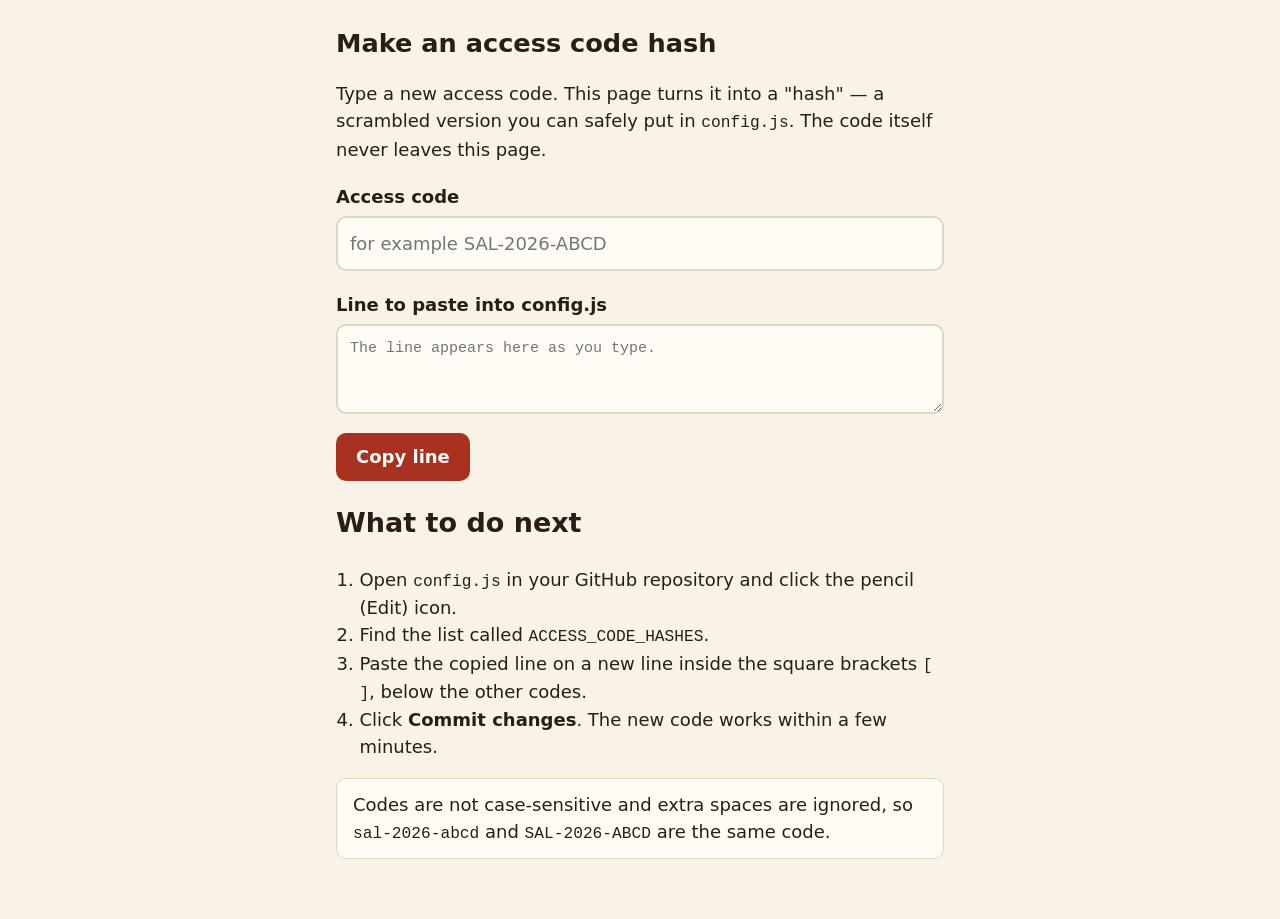
<file: tools/make-code-hash.html>
<!doctype html>
<html lang="en">
<head>
<meta charset="utf-8">
<meta name="viewport" content="width=device-width, initial-scale=1">
<meta name="robots" content="noindex">
<title>Make an access code hash — Sal's Kitchen</title>
<style>
  :root { color-scheme: light dark; --bg: #f8f2e7; --ink: #2a1d17; --card: #fffcf6; --line: #e2d5c1; --accent: #a8321f; }
  @media (prefers-color-scheme: dark) { :root { --bg: #16110e; --ink: #f3eadc; --card: #211914; --line: #3f3229; --accent: #c4472f; } }
  * { box-sizing: border-box; }
  body { margin: 0; background: var(--bg); color: var(--ink); font: 18px/1.5 system-ui, -apple-system, "Segoe UI", sans-serif; }
  main { max-width: 640px; margin: 0 auto; padding: 24px 16px 48px; }
  h1 { font-size: 1.6rem; margin: 0 0 8px; }
  label { display: block; font-weight: 700; margin: 20px 0 6px; }
  input, textarea { width: 100%; font: inherit; padding: 12px; border: 2px solid var(--line); border-radius: 10px; background: var(--card); color: inherit; }
  textarea { font-family: ui-monospace, Menlo, Consolas, monospace; font-size: 15px; min-height: 90px; }
  button { min-height: 48px; padding: 0 20px; font: inherit; font-weight: 700; border: 0; border-radius: 10px; background: var(--accent); color: #fff; margin-top: 12px; cursor: pointer; }
  ol { padding-left: 1.3em; }
  .note { background: var(--card); border: 1px solid var(--line); border-radius: 10px; padding: 12px 16px; }
  code { font-family: ui-monospace, Menlo, Consolas, monospace; font-size: 0.9em; }
</style>
</head>
<body>
<main>
  <h1>Make an access code hash</h1>
  <p>Type a new access code. This page turns it into a "hash" — a scrambled version you can safely put in <code>config.js</code>. The code itself never leaves this page.</p>

  <label for="code">Access code</label>
  <input id="code" autocomplete="off" autocapitalize="characters" spellcheck="false" placeholder="for example SAL-2026-ABCD">

  <label for="out">Line to paste into config.js</label>
  <textarea id="out" readonly placeholder="The line appears here as you type."></textarea>
  <button id="copy" type="button">Copy line</button>
  <span id="copied" role="status"></span>

  <h2>What to do next</h2>
  <ol>
    <li>Open <code>config.js</code> in your GitHub repository and click the pencil (Edit) icon.</li>
    <li>Find the list called <code>ACCESS_CODE_HASHES</code>.</li>
    <li>Paste the copied line on a new line inside the square brackets <code>[ ]</code>, below the other codes.</li>
    <li>Click <strong>Commit changes</strong>. The new code works within a few minutes.</li>
  </ol>
  <p class="note">Codes are not case-sensitive and extra spaces are ignored, so <code>sal-2026-abcd</code> and <code>SAL-2026-ABCD</code> are the same code.</p>
</main>
<script src="../js/sha256.js"></script>
<script>
  const input = document.getElementById('code');
  const out = document.getElementById('out');
  const status = document.getElementById('copied');
  let latest = 0;
  input.addEventListener('input', async () => {
    const job = ++latest;
    const code = SalHash.normalizeCode(input.value);
    if (!code) { out.value = ''; return; }
    const hash = await SalHash.sha256Hex(code);
    if (job !== latest) return;
    out.value = '  "' + hash + '", // ' + new Date().toISOString().slice(0, 10);
    status.textContent = '';
  });
  document.getElementById('copy').addEventListener('click', async () => {
    if (!out.value) return;
    try { await navigator.clipboard.writeText(out.value); }
    catch (e) { out.select(); document.execCommand('copy'); }
    status.textContent = ' Copied!';
  });
</script>
</body>
</html>
</file>
<file: styles.css>
/* Sal's Kitchen — a warm trattoria menu card, cooked with fine-dining care. */

:root {
  --bg: #f8f2e7;          /* cream */
  --card: #fffcf6;        /* ivory */
  --card-2: #f2e9da;
  --ink: #2a1d17;         /* espresso */
  --muted: #65554a;
  --line: #e2d5c1;
  --header: #2a1d17;
  --header-ink: #f8f2e7;
  --accent: #a8321f;      /* tomato */
  --accent-hover: #8f2a19;
  --accent-ink: #ffffff;
  --accent-soft: #f8e4dc;
  --olive: #56662a;
  --olive-soft: #edf0dc;
  --gold: #a87a35;
  --focus: #1f6feb;
  --danger: #a12620;
  --ok: #3f6a2a;

  --radius: 16px;
  --shadow: 0 1px 2px rgba(42, 29, 23, 0.07), 0 4px 14px rgba(42, 29, 23, 0.06);
  --serif: "Iowan Old Style", "Palatino Linotype", Palatino, "Book Antiqua", Georgia, ui-serif, serif;
  --sans: system-ui, -apple-system, "Segoe UI", Roboto, "Helvetica Neue", Arial, sans-serif;
  --tray-h: 0px;
  --cook-nav-h: 92px;
  color-scheme: light;
}

@media (prefers-color-scheme: dark) {
  :root:not([data-theme="light"]) {
    --bg: #16110e;
    --card: #211914;
    --card-2: #2b221b;
    --ink: #f3eadc;
    --muted: #c4b6a5;
    --line: #3f3229;
    --header: #0f0b09;
    --header-ink: #f3eadc;
    --accent: #f0896c;
    --accent-hover: #f6a088;
    --accent-ink: #1d0e08;
    --accent-soft: #3c231b;
    --olive: #b7c47c;
    --olive-soft: #2a2e1c;
    --gold: #d6aa62;
    --focus: #7fb0ff;
    --danger: #ff9a90;
    --ok: #a9d48a;
    --shadow: 0 1px 2px rgba(0, 0, 0, 0.45);
    color-scheme: dark;
  }
}
:root[data-theme="dark"] {
  --bg: #16110e;
  --card: #211914;
  --card-2: #2b221b;
  --ink: #f3eadc;
  --muted: #c4b6a5;
  --line: #3f3229;
  --header: #0f0b09;
  --header-ink: #f3eadc;
  --accent: #f0896c;
  --accent-hover: #f6a088;
  --accent-ink: #1d0e08;
  --accent-soft: #3c231b;
  --olive: #b7c47c;
  --olive-soft: #2a2e1c;
  --gold: #d6aa62;
  --focus: #7fb0ff;
  --danger: #ff9a90;
  --ok: #a9d48a;
  --shadow: 0 1px 2px rgba(0, 0, 0, 0.45);
  color-scheme: dark;
}

/* ---------- Base ---------- */

* { box-sizing: border-box; }
html { font-size: 112.5%; -webkit-text-size-adjust: 100%; text-size-adjust: 100%; }
/* iPhone/iPad: follow the system text size (Settings → Display → Text Size). */
@supports (font: -apple-system-body) and (-webkit-touch-callout: none) {
  html { font: -apple-system-body; }
  body { font-size: 1.06rem; }
}
body {
  margin: 0;
  min-height: 100vh;
  background: var(--bg);
  color: var(--ink);
  font-family: var(--sans);
  line-height: 1.55;
  -webkit-tap-highlight-color: transparent;
  overflow-x: hidden;
}
h1, h2, h3 { font-family: var(--serif); line-height: 1.2; margin: 0 0 0.5em; font-weight: 700; letter-spacing: -0.005em; }
h1 { font-size: 1.85rem; }
h2 { font-size: 1.35rem; }
h3 { font-size: 1.1rem; }
p { margin: 0 0 0.8em; }
a { color: var(--accent); text-underline-offset: 3px; }
img { max-width: 100%; }
button { font: inherit; color: inherit; }
:focus-visible { outline: 3px solid var(--focus); outline-offset: 2px; }
.icon { width: 1.3em; height: 1.3em; flex: none; vertical-align: middle; }

.skip-link {
  position: absolute; left: -999px; top: 8px; z-index: 100;
  background: var(--card); color: var(--ink); padding: 8px 14px; border-radius: 8px;
}
.skip-link:focus { left: 8px; }
.visually-hidden {
  position: absolute !important; width: 1px; height: 1px; overflow: hidden;
  clip: rect(0 0 0 0); white-space: nowrap;
}
.print-only { display: none; }

/* ---------- Header ---------- */

.app-header {
  position: sticky; top: 0; z-index: 20;
  background: var(--header); color: var(--header-ink);
  padding-top: env(safe-area-inset-top);
}
/* A slim olive / cream / tomato rule — a quiet nod to the old country. */
.app-header::after {
  content: ""; display: block; height: 4px;
  background: linear-gradient(90deg, #56662a 0 33.3%, #f3ead8 33.3% 66.6%, #a8321f 66.6%);
}
.app-header__inner {
  max-width: 1040px; margin: 0 auto; min-height: 64px;
  display: flex; align-items: center; gap: 2px;
  padding: 6px max(8px, env(safe-area-inset-right)) 6px max(8px, env(safe-area-inset-left));
}
.brand {
  display: flex; align-items: center; gap: 10px; min-height: 48px; flex: 1; min-width: 0;
  color: inherit; text-decoration: none; padding: 0 6px;
}
.brand__avatar { width: 42px; height: 42px; border-radius: 50%; flex: none; box-shadow: 0 0 0 2px rgba(248, 242, 231, 0.85); }
.brand__text { display: flex; flex-direction: column; min-width: 0; line-height: 1.1; }
.brand__name { font-family: var(--serif); font-weight: 700; font-size: 1.2rem; white-space: nowrap; overflow: hidden; text-overflow: ellipsis; }
.brand__by { font-size: 0.72rem; letter-spacing: 0.14em; text-transform: uppercase; opacity: 0.75; white-space: nowrap; }
.header-btn {
  position: relative;
  display: inline-flex; align-items: center; justify-content: center; gap: 6px;
  min-width: 48px; min-height: 48px; padding: 0 10px;
  background: transparent; border: 0; border-radius: 12px; color: inherit; font: inherit; cursor: pointer; text-decoration: none;
}
.header-btn[hidden] { display: none; }
.header-btn:hover { background: rgba(255, 255, 255, 0.1); }
.header-btn__label { font-size: 0.9rem; }
.count-badge {
  position: absolute; top: 4px; right: 2px; min-width: 22px; height: 22px; padding: 0 6px;
  border-radius: 99px; background: #c8452d; color: #fff; font-size: 0.75rem; font-weight: 800;
  display: grid; place-items: center; line-height: 1; box-shadow: 0 0 0 2px var(--header);
}
.count-badge[hidden] { display: none; }
@media (max-width: 480px) { .header-btn__label { display: none; } }
@media (max-width: 440px) { .header-btn { min-width: 44px; padding: 0 6px; } .app-header__inner { gap: 0; } .brand { gap: 8px; padding: 0 4px; } }
@media (max-width: 340px) { .brand__by { display: none; } }

/* ---------- Layout ---------- */

main {
  max-width: 860px; margin: 0 auto;
  padding: 22px max(16px, env(safe-area-inset-right)) calc(56px + var(--tray-h) + env(safe-area-inset-bottom)) max(16px, env(safe-area-inset-left));
}
main:focus { outline: none; }
.loading { color: var(--muted); }
.noscript { padding: 20px; text-align: center; }
.page-title { margin-top: 4px; }
.page-title:focus, .recipe-title:focus { outline: none; }
.lede { color: var(--muted); font-size: 1.05rem; }
.stack > * + * { margin-top: 14px; }
.row { display: flex; gap: 12px; flex-wrap: wrap; align-items: center; }
.muted { color: var(--muted); }
.small { font-size: 0.88rem; }
.hint { color: var(--muted); font-size: 0.92rem; margin: -4px 0 12px; }
.eyebrow {
  font-size: 0.78rem; letter-spacing: 0.16em; text-transform: uppercase; font-weight: 700;
  color: var(--gold); margin-bottom: 8px;
}
.footnote { font-size: 0.85rem; color: var(--muted); border-top: 1px solid var(--line); padding-top: 14px; }

.card {
  background: var(--card); border: 1px solid var(--line); border-radius: var(--radius);
  padding: 18px; box-shadow: var(--shadow);
}
.section { margin-top: 32px; }
.section > h2, .section-head { padding-bottom: 8px; border-bottom: 1px solid var(--line); margin-bottom: 14px; }
.section-head { display: flex; align-items: baseline; justify-content: space-between; gap: 12px; flex-wrap: wrap; }
.section-head h2 { margin: 0; }

.empty {
  text-align: center; padding: 30px 18px; color: var(--muted);
  border: 2px dashed var(--line); border-radius: var(--radius); background: color-mix(in srgb, var(--card) 60%, transparent);
}
.empty .icon { width: 2em; height: 2em; color: var(--accent); margin-bottom: 6px; }

/* ---------- Buttons & fields ---------- */

.btn {
  display: inline-flex; align-items: center; justify-content: center; gap: 10px;
  min-height: 52px; padding: 10px 20px;
  border-radius: 14px; border: 2px solid var(--accent);
  background: var(--accent); color: var(--accent-ink);
  font: inherit; font-weight: 700; text-decoration: none; cursor: pointer; text-align: center; line-height: 1.2;
}
.btn:hover { background: var(--accent-hover); border-color: var(--accent-hover); }
.btn:active { transform: translateY(1px); }
.btn[disabled] { opacity: 0.45; cursor: default; }
.btn--secondary { background: var(--card); color: var(--ink); border-color: var(--line); }
.btn--secondary:hover { background: var(--card-2); border-color: var(--accent); }
.btn--ghost { background: transparent; color: var(--accent); border-color: transparent; padding-left: 10px; padding-right: 10px; }
.btn--ghost:hover { background: var(--accent-soft); border-color: transparent; }
.btn--danger { background: var(--card); color: var(--danger); border-color: var(--danger); }
.btn--danger:hover { background: var(--accent-soft); border-color: var(--danger); }
.btn--big { width: 100%; min-height: 62px; font-size: 1.12rem; }
.btn--block { width: 100%; }
.btn--small { min-height: 48px; padding: 6px 14px; font-size: 0.95rem; }

.round-btn {
  width: 52px; height: 52px; border-radius: 50%; flex: none;
  display: grid; place-items: center; cursor: pointer;
  background: var(--card); border: 2px solid var(--line); color: var(--ink);
}
.round-btn:hover:not([disabled]) { border-color: var(--accent); color: var(--accent); }
.round-btn[disabled] { opacity: 0.4; cursor: default; }
.round-btn .icon { width: 24px; height: 24px; }
.icon-btn {
  width: 48px; height: 48px; border-radius: 12px; border: 0; background: transparent; color: var(--muted);
  display: grid; place-items: center; cursor: pointer; flex: none;
}
.icon-btn:hover { background: var(--accent-soft); color: var(--danger); }

label, .label { display: block; font-weight: 700; margin-bottom: 6px; }
input[type="text"], input[type="search"], textarea {
  width: 100%; font: inherit; color: var(--ink);
  background: var(--card); border: 2px solid var(--line); border-radius: 12px;
  padding: 12px 14px; min-height: 54px;
}
input[type="text"]:focus, input[type="search"]:focus, textarea:focus {
  border-color: var(--focus); outline: none; box-shadow: 0 0 0 3px color-mix(in srgb, var(--focus) 28%, transparent);
}
input::placeholder { color: color-mix(in srgb, var(--muted) 80%, transparent); }
.error { color: var(--danger); font-weight: 700; }
.error:empty { display: none; }

/* ---------- Unlock ---------- */

.unlock { max-width: 520px; margin: 0 auto; text-align: center; padding-top: 6px; }
.unlock__avatar {
  width: 128px; height: 128px; border-radius: 50%; margin: 6px auto 16px; display: block;
  box-shadow: 0 0 0 4px var(--card), 0 0 0 6px var(--accent), var(--shadow);
}
.unlock h1 { font-size: 2rem; }
.unlock form { text-align: left; margin-top: 22px; }
.unlock input { text-transform: uppercase; letter-spacing: 0.05em; font-size: 1.15rem; margin-bottom: 10px; }
.unlock input::placeholder { text-transform: none; letter-spacing: 0; }
.help-box { text-align: left; margin-top: 20px; }
.help-box summary { cursor: pointer; font-weight: 700; color: var(--accent); min-height: 48px; display: flex; align-items: center; }
.help-box p:last-child { margin-bottom: 0; }

/* ---------- Home ---------- */

.hello {
  display: flex; gap: 16px; align-items: center;
  padding: 18px 20px; margin-bottom: 20px;
  background: var(--card); border: 1px solid var(--line); border-radius: var(--radius); box-shadow: var(--shadow);
  border-left: 6px solid var(--accent);
}
.hello__avatar { width: 76px; height: 76px; border-radius: 50%; flex: none; box-shadow: 0 0 0 3px var(--card), 0 0 0 4px var(--line); }
.hello__quote { font-family: var(--serif); font-style: italic; font-size: 1.22rem; line-height: 1.35; margin: 0 0 4px; }
.hello__sig { margin: 0; font-size: 0.85rem; color: var(--muted); letter-spacing: 0.04em; }
@media (max-width: 380px) { .hello__avatar { width: 60px; height: 60px; } .hello__quote { font-size: 1.1rem; } }

.finder { margin: 4px 0 8px; }
.search { position: relative; }
.search > .icon { position: absolute; left: 14px; top: 50%; transform: translateY(-50%); color: var(--muted); pointer-events: none; }
.search input { padding-left: 46px; padding-right: 52px; font-size: 1.05rem; border-radius: 99px; }
.search input::-webkit-search-cancel-button { display: none; }
.search__clear {
  position: absolute; right: 4px; top: 50%; transform: translateY(-50%);
  width: 48px; height: 48px; border-radius: 50%; border: 0; background: transparent; color: var(--muted); cursor: pointer;
  display: grid; place-items: center;
}
.search__clear[hidden] { display: none; }

.chips {
  display: flex; gap: 8px; margin: 14px -16px 0; padding: 2px 16px 10px;
  overflow-x: auto; scrollbar-width: none; -webkit-overflow-scrolling: touch;
  scroll-padding: 0 16px;
}
.chips::-webkit-scrollbar { display: none; }
@media (min-width: 760px) { .chips { flex-wrap: wrap; overflow: visible; margin: 14px 0 0; padding: 0 0 6px; } }
.chip {
  flex: none; display: inline-flex; align-items: center; gap: 6px;
  min-height: 48px; padding: 0 18px; border-radius: 99px; cursor: pointer;
  background: var(--card); color: var(--ink); border: 1.5px solid var(--line);
  font-weight: 600; font-size: 0.95rem; white-space: nowrap;
}
.chip:hover { border-color: var(--accent); }
.chip .icon { width: 1.1em; height: 1.1em; color: var(--accent); }
.chip[aria-pressed="true"] { background: var(--ink); color: var(--bg); border-color: var(--ink); }
.chip[aria-pressed="true"] .icon { color: inherit; fill: currentColor; }

.result-count { color: var(--muted); font-weight: 600; margin: 14px 0 0; }

.chapter { margin-top: 30px; }
.chapter__head { text-align: center; margin-bottom: 16px; padding: 0 8px; }
.chapter__num {
  display: flex; align-items: center; gap: 12px; justify-content: center;
  font-size: 0.78rem; letter-spacing: 0.2em; text-transform: uppercase; font-weight: 700; color: var(--gold); margin: 0 0 4px;
}
.chapter__num::before, .chapter__num::after { content: ""; height: 1px; width: 44px; background: currentColor; opacity: 0.6; }
.chapter__title { font-size: 1.5rem; margin: 0 0 4px; }
.chapter__intro { font-family: var(--serif); font-style: italic; color: var(--muted); margin: 0 auto; max-width: 34em; }

.rcard-list { list-style: none; padding: 0; margin: 0; display: grid; gap: 12px; }
@media (min-width: 700px) { .rcard-list { grid-template-columns: 1fr 1fr; } }
.rcard { position: relative; }
.rcard__link {
  display: flex; flex-direction: column; height: 100%;
  background: var(--card); border: 1px solid var(--line); border-radius: var(--radius); box-shadow: var(--shadow);
  padding: 16px 64px 16px 18px; color: inherit; text-decoration: none;
  transition: border-color 0.15s, transform 0.15s;
}
.rcard__link:hover { border-color: var(--accent); }
.rcard__link:active { transform: scale(0.995); }
.rcard__num { font-size: 0.75rem; letter-spacing: 0.14em; color: var(--gold); font-weight: 700; text-transform: uppercase; }
.rcard__title { font-family: var(--serif); font-weight: 700; font-size: 1.22rem; line-height: 1.25; margin: 2px 0 4px; }
.rcard__sub { font-family: var(--serif); font-style: italic; color: var(--muted); font-size: 0.95rem; line-height: 1.35; margin-bottom: 10px; }
.rcard__meta { display: flex; flex-wrap: wrap; gap: 4px 14px; margin-top: auto; font-size: 0.86rem; color: var(--muted); }
.rcard__meta > span { display: inline-flex; align-items: center; gap: 5px; }
.rcard__meta .icon { width: 1.05em; height: 1.05em; color: var(--olive); }
.fav-btn {
  position: absolute; top: 8px; right: 8px; width: 48px; height: 48px; border-radius: 50%;
  border: 0; background: transparent; color: var(--muted); cursor: pointer; display: grid; place-items: center;
}
.fav-btn:hover { background: var(--accent-soft); color: var(--accent); }
.fav-btn .icon { width: 26px; height: 26px; }
.fav-btn[aria-pressed="true"] { color: var(--accent); }
.fav-btn[aria-pressed="true"] .icon { fill: currentColor; }

/* ---------- Banners ---------- */

.banner {
  background: var(--accent-soft); border: 2px solid var(--accent); border-radius: var(--radius);
  padding: 16px 18px; margin-bottom: 20px;
}
.banner h2 { font-size: 1.15rem; margin-bottom: 6px; }
.banner ol { margin: 8px 0 10px; padding-left: 1.4em; }
.banner li { margin-bottom: 4px; }
.banner .row { margin-top: 10px; }
.banner--compact p { margin-bottom: 4px; }
.banner__how summary { cursor: pointer; font-weight: 700; color: var(--accent); min-height: 48px; display: flex; align-items: center; }
.banner__how[open] summary { margin-bottom: 4px; }
.notice { background: var(--card-2); border-left: 5px solid var(--olive); border-radius: 10px; padding: 12px 16px; margin: 12px 0 18px; }
.notice p:last-child { margin-bottom: 0; }

/* ---------- Recipe ---------- */

.recipe-head { text-align: center; padding: 6px 4px 4px; }
.recipe-title { font-size: 2.05rem; margin-bottom: 6px; }
.recipe-sub { font-family: var(--serif); font-style: italic; color: var(--muted); font-size: 1.1rem; max-width: 30em; margin: 0 auto 18px; }
.facts {
  list-style: none; margin: 0 0 20px; padding: 14px 0; display: grid; grid-template-columns: repeat(3, 1fr);
  border-top: 1px solid var(--line); border-bottom: 1px solid var(--line); text-align: center;
}
.facts li { display: flex; flex-direction: column; align-items: center; gap: 4px; padding: 0 6px; font-weight: 600; line-height: 1.3; font-size: 0.95rem; }
.facts li + li { border-left: 1px solid var(--line); }
.facts .icon { color: var(--olive); width: 1.5em; height: 1.5em; }
.facts li > span { display: flex; flex-direction: column; }
.facts__label { font-size: 0.72rem; letter-spacing: 0.12em; text-transform: uppercase; color: var(--muted); font-weight: 700; }
@media (max-width: 420px) {
  .facts { grid-template-columns: 1fr; text-align: left; padding: 6px 0; }
  .facts li { flex-direction: row; gap: 12px; padding: 8px 4px; }
  .facts li + li { border-left: 0; border-top: 1px dashed var(--line); }
  .facts li > span { flex-direction: row; flex-wrap: wrap; gap: 0 8px; align-items: baseline; }
  .facts__label { min-width: 7.2em; }
}

.recipe-actions { display: grid; gap: 10px; margin-bottom: 22px; }
.actions-2 { display: grid; grid-template-columns: 1fr 1fr; gap: 10px; }
@media (max-width: 400px) { .actions-2 { grid-template-columns: 1fr; } }
.fav-toggle[aria-pressed="true"] { border-color: var(--accent); color: var(--accent); background: var(--accent-soft); }
.fav-toggle[aria-pressed="true"] .icon { fill: currentColor; }

.scaler { text-align: center; }
.scaler__title { font-size: 1.15rem; margin-bottom: 12px; }
.scaler__row { display: flex; align-items: center; justify-content: center; gap: 18px; }
.scaler__out { font-family: var(--serif); font-size: 2.1rem; font-weight: 700; min-width: 3.4em; color: var(--accent); }
.presets { display: flex; justify-content: center; gap: 8px; flex-wrap: wrap; margin: 14px 0 10px; }
.chip--preset { min-width: 64px; justify-content: center; font-size: 1.05rem; }
.scaler__serves { font-weight: 700; margin: 0; }
.scaler__note { margin: 8px 0 0; }
.qty { color: var(--accent); font-weight: 800; }

.ing-list { list-style: none; padding: 0; margin: 0; display: grid; gap: 8px; }
.ing {
  width: 100%; display: flex; align-items: flex-start; gap: 14px; text-align: left;
  min-height: 56px; padding: 12px 14px; cursor: pointer; line-height: 1.4;
  background: var(--card); border: 1px solid var(--line); border-radius: 12px;
}
.ing:hover { border-color: var(--olive); }
.tickbox {
  width: 28px; height: 28px; border-radius: 8px; flex: none; margin-top: -1px;
  border: 2px solid var(--muted); display: grid; place-items: center; color: transparent; background: var(--card);
}
.tickbox .icon { width: 20px; height: 20px; stroke-width: 3; }
.ing[aria-checked="true"] { background: var(--olive-soft); border-color: transparent; }
.ing[aria-checked="true"] .tickbox { background: var(--olive); border-color: var(--olive); color: var(--card); }
.ing[aria-checked="true"] .ing__text { color: var(--muted); text-decoration: line-through; text-decoration-thickness: 1.5px; text-decoration-color: color-mix(in srgb, var(--muted) 70%, transparent); }
.ing[aria-checked="true"] .qty { color: inherit; }

.step-list { list-style: none; padding: 0; margin: 0; display: grid; gap: 10px; }
.step-item { background: var(--card); border: 1px solid var(--line); border-radius: 14px; overflow: hidden; }
.step {
  width: 100%; display: flex; gap: 14px; align-items: flex-start; text-align: left;
  padding: 14px 16px; background: transparent; border: 0; cursor: pointer; min-height: 56px; line-height: 1.5; font-size: 1.04rem;
}
.step__num {
  width: 36px; height: 36px; border-radius: 50%; flex: none; display: grid; place-items: center;
  font-family: var(--serif); font-weight: 700; font-size: 1.1rem; background: var(--accent-soft); color: var(--accent);
}
.step[aria-pressed="true"] { background: var(--olive-soft); }
.step[aria-pressed="true"] .step__num { background: var(--olive); color: var(--card); font-size: 0; }
.step[aria-pressed="true"] .step__num::after { content: "✓"; font-size: 1.1rem; font-family: var(--sans); }
.step[aria-pressed="true"] .step__text { color: var(--muted); }

.timer-btns { display: flex; flex-wrap: wrap; gap: 8px; margin-top: 14px; }
.timer-btns--small { margin: 0; padding: 0 16px 14px 66px; }
.timer-start {
  display: inline-flex; align-items: center; gap: 8px; min-height: 48px; padding: 0 16px;
  border-radius: 99px; border: 1.5px solid var(--olive); background: var(--card); color: var(--olive);
  font-weight: 700; cursor: pointer;
}
.timer-start:hover { background: var(--olive-soft); }
.timer-btns--small .timer-start { min-height: 44px; padding: 0 14px; font-size: 0.92rem; }
@media (max-width: 420px) { .timer-btns--small { padding-left: 16px; } }

.sal-says {
  display: flex; gap: 16px; align-items: flex-start; margin-top: 32px;
  background: var(--olive-soft); border-radius: var(--radius); padding: 20px 20px 18px;
  border: 1px solid color-mix(in srgb, var(--olive) 35%, transparent);
  position: relative;
}
.sal-says__avatar { width: 64px; height: 64px; border-radius: 50%; flex: none; box-shadow: 0 0 0 3px var(--card); }
.sal-says__label {
  font-size: 0.8rem; letter-spacing: 0.2em; text-transform: uppercase; font-weight: 800; color: var(--olive); margin: 2px 0 4px;
}
.sal-says__quote { margin: 0; font-family: var(--serif); font-style: italic; font-size: 1.2rem; line-height: 1.45; }
.sal-says__quote::before { content: "“"; }
.sal-says__quote::after { content: "”"; }

.recipe-nav { display: grid; grid-template-columns: 1fr 1fr; gap: 10px; margin-top: 28px; }
.recipe-nav__link {
  display: flex; align-items: center; gap: 8px; min-height: 64px; padding: 10px 12px;
  border: 1px solid var(--line); border-radius: 14px; background: var(--card); color: var(--ink); text-decoration: none; line-height: 1.3;
  font-family: var(--serif); font-weight: 700;
}
.recipe-nav__link .small { font-family: var(--sans); font-weight: 400; }
.recipe-nav__link:hover { border-color: var(--accent); }
.recipe-nav__link--next { justify-content: flex-end; text-align: right; grid-column: 2; }

/* ---------- Cooking mode ---------- */

body.cooking .app-header { display: none; }
body.cooking main { max-width: 900px; padding-top: calc(10px + env(safe-area-inset-top)); padding-bottom: calc(var(--cook-nav-h) + var(--tray-h) + 30px + env(safe-area-inset-bottom)); }
body.cooking .timer-tray { bottom: calc(var(--cook-nav-h) + env(safe-area-inset-bottom)); }
body.drawer-open { overflow: hidden; }

.cook-bar { display: flex; align-items: center; gap: 8px; }
.cook-bar__btn {
  display: inline-flex; align-items: center; gap: 6px; min-height: 52px; padding: 0 14px;
  border-radius: 99px; border: 1.5px solid var(--line); background: var(--card); color: var(--ink);
  font-weight: 700; cursor: pointer; text-decoration: none; flex: none;
}
.cook-bar__btn:hover { border-color: var(--accent); }
.cook-bar__title {
  flex: 1; min-width: 0; margin: 0; text-align: center; font-family: var(--serif); font-weight: 700; font-size: 1.05rem;
  white-space: nowrap; overflow: hidden; text-overflow: ellipsis;
}
@media (max-width: 420px) { .cook-bar__btn span { display: none; } .cook-bar__btn { width: 52px; justify-content: center; padding: 0; } }
.cook-progress { height: 6px; background: var(--card-2); border-radius: 99px; margin: 14px 0 0; overflow: hidden; }
.cook-progress span { display: block; height: 100%; background: var(--accent); border-radius: 99px; transition: width 0.25s; }

.cook-step { padding: 26px 2px 10px; min-height: 40vh; }
.cook-step__count { font-size: 0.85rem; letter-spacing: 0.18em; text-transform: uppercase; font-weight: 800; color: var(--gold); margin-bottom: 14px; }
.cook-step__text { font-family: var(--serif); font-size: clamp(1.6rem, 4.6vw + 0.6rem, 2.5rem); line-height: 1.35; margin: 0; }
.cook-step__text:focus, .cook-done__title:focus { outline: none; }
.cook-step .timer-btns { margin-top: 26px; }
.cook-step .timer-start { min-height: 56px; font-size: 1.05rem; padding: 0 20px; }
.cook-done__title { font-size: clamp(2rem, 6vw, 3rem); margin-bottom: 6px; }
.sal-says--cook { margin: 18px 0 22px; }
.cook-wake { text-align: center; }

.cook-nav {
  position: fixed; left: 0; right: 0; bottom: 0; z-index: 30;
  display: grid; grid-template-columns: 1fr 1.6fr; gap: 10px;
  padding: 12px max(16px, env(safe-area-inset-right)) calc(12px + env(safe-area-inset-bottom)) max(16px, env(safe-area-inset-left));
  background: color-mix(in srgb, var(--bg) 94%, transparent); border-top: 1px solid var(--line);
  backdrop-filter: blur(6px); -webkit-backdrop-filter: blur(6px);
}
.cook-nav__btn { min-height: 64px; font-size: 1.12rem; }
.cook-nav__btn[hidden] { display: none; }
.cook-nav:has(.cook-nav__btn[hidden]) { grid-template-columns: 1fr; }
@media (min-width: 900px) { .cook-nav { padding-left: calc(50% - 434px); padding-right: calc(50% - 434px); } }

.drawer-backdrop {
  position: fixed; inset: 0; z-index: 70; background: rgba(20, 12, 8, 0.55);
  display: flex; align-items: flex-end; justify-content: center;
}
.drawer-backdrop[hidden] { display: none; }
.drawer {
  width: 100%; max-width: 640px; max-height: 86vh; overflow: auto;
  background: var(--bg); border-radius: 22px 22px 0 0; padding: 16px 16px calc(24px + env(safe-area-inset-bottom));
  box-shadow: 0 -8px 30px rgba(0, 0, 0, 0.3);
}
@media (min-width: 700px) { .drawer-backdrop { align-items: center; } .drawer { border-radius: 22px; } }
.drawer__head { display: flex; align-items: center; justify-content: space-between; gap: 10px; margin-bottom: 12px; position: sticky; top: -16px; background: var(--bg); padding: 4px 0; }
.drawer__head h2 { margin: 0; }
.ing-list--drawer .ing { font-size: 1.1rem; }
.copy-box { min-height: 220px; font-size: 0.95rem; }

/* ---------- Timers ---------- */

.timer-tray {
  position: fixed; left: 50%; transform: translateX(-50%); bottom: env(safe-area-inset-bottom); z-index: 40;
  width: min(560px, 100%); padding: 0 12px 10px; display: grid; grid-template-columns: minmax(0, 1fr); gap: 8px;
}
.timer-tray[hidden] { display: none; }
.timer {
  min-width: 0; display: flex; align-items: center; gap: 12px; padding: 10px 10px 10px 14px;
  background: var(--header); color: var(--header-ink); border-radius: 16px; box-shadow: 0 6px 22px rgba(0, 0, 0, 0.28);
}
.timer__icon { color: #e9b872; display: grid; }
.timer__icon .icon { width: 28px; height: 28px; }
.timer__body { flex: 1; min-width: 0; display: flex; flex-direction: column; line-height: 1.2; }
.timer__time { font-size: 1.45rem; font-weight: 800; font-variant-numeric: tabular-nums; }
.timer__label { font-size: 0.82rem; opacity: 0.8; white-space: nowrap; overflow: hidden; text-overflow: ellipsis; }
.timer__btn {
  min-height: 48px; min-width: 76px; padding: 0 14px; border-radius: 12px; cursor: pointer; font-weight: 700;
  background: rgba(255, 255, 255, 0.12); color: inherit; border: 1.5px solid rgba(255, 255, 255, 0.35);
}
.timer--done { background: #b3321c; color: #fff; animation: pulse 1.1s ease-in-out infinite; }
.timer--done .timer__icon { color: #fff; }
.timer--done .timer__btn { background: #fff; color: #8f2a19; border-color: #fff; }
@keyframes pulse { 50% { box-shadow: 0 0 0 6px rgba(179, 50, 28, 0.35), 0 6px 22px rgba(0, 0, 0, 0.28); } }

/* ---------- Shopping list ---------- */

.add-row { display: flex; gap: 10px; margin: 6px 0 16px; }
.add-row input { flex: 1; min-width: 0; }
.add-row .btn { flex: none; }
.list-actions { display: grid; grid-template-columns: 1fr 1fr; gap: 10px; margin: 10px 0 8px; }
@media (min-width: 700px) { .list-actions { grid-template-columns: repeat(4, 1fr); } }
.list-group { margin-top: 24px; }
.list-group__head { display: flex; align-items: center; justify-content: space-between; gap: 8px; border-bottom: 1px solid var(--line); padding-bottom: 6px; margin-bottom: 10px; }
.list-group__head h2 { margin: 0; font-size: 1.2rem; }
.list-group__head h2 a { color: inherit; text-decoration: none; }
.list-group__head h2 a:hover { text-decoration: underline; }
.factor-pill { display: inline-block; font-family: var(--sans); font-size: 0.8rem; font-weight: 800; padding: 1px 10px; border-radius: 99px; background: var(--accent-soft); color: var(--accent); vertical-align: middle; }

/* ---------- Settings ---------- */

.theme-choice { display: flex; gap: 8px; flex-wrap: wrap; border: 0; padding: 0; margin: 0; }
.theme-choice label { display: flex; align-items: center; gap: 8px; min-height: 52px; padding: 0 16px; border: 2px solid var(--line); border-radius: 12px; background: var(--card); font-weight: 600; cursor: pointer; margin: 0; }
.theme-choice label:has(input:checked) { border-color: var(--accent); background: var(--accent-soft); }
.theme-choice input { width: 22px; height: 22px; accent-color: var(--accent); }
.steps { padding-left: 1.4em; }
.steps li { margin-bottom: 6px; }
.link-list { list-style: none; padding: 0; margin: 14px 0; display: grid; gap: 4px; }
.link-list a { display: inline-flex; align-items: center; gap: 10px; min-height: 48px; font-weight: 700; }
.file-input { position: absolute; width: 1px; height: 1px; opacity: 0; pointer-events: none; }
.about { display: flex; gap: 16px; align-items: flex-start; }
.about__avatar { width: 96px; height: 96px; border-radius: 50%; flex: none; box-shadow: var(--shadow); }
@media (max-width: 420px) { .about { flex-direction: column; } .about__avatar { width: 84px; height: 84px; } }

/* ---------- Week planner (v2) ---------- */

.header-btn[aria-current="page"] { background: rgba(255, 255, 255, 0.14); }
.actions-2__wide { grid-column: 1 / -1; }

.plan-top { text-align: center; }
.week-nav { display: flex; align-items: center; justify-content: center; gap: 14px; margin: 4px 0 6px; }
.week-nav__label { margin: 0; min-width: 11em; font-family: var(--serif); font-weight: 700; font-size: 1.15rem; }
.week-nav__back { margin: 0 0 6px; }
.sal-says--plan { margin: 14px 0 6px; }
.plan-actions { display: grid; grid-template-columns: 1fr 1fr; gap: 10px; margin: 18px 0 8px; }
.plan-actions .btn:first-child { grid-column: 1 / -1; }
@media (min-width: 760px) { .plan-actions { grid-template-columns: repeat(4, 1fr); } .plan-actions .btn:first-child { grid-column: auto; } }
@media (max-width: 400px) { .plan-actions { grid-template-columns: 1fr; } }
.plan-actions .btn { font-size: 0.98rem; }

.plan-week { display: grid; gap: 14px; margin-top: 16px; }
@media (min-width: 760px) { .plan-week { grid-template-columns: repeat(auto-fill, minmax(280px, 1fr)); } }
body.page-plan main { max-width: 1040px; }
.plan-day { background: var(--card); border: 1px solid var(--line); border-radius: var(--radius); box-shadow: var(--shadow); padding: 12px 14px 14px; min-width: 0; }
.plan-day--today { border: 2px solid var(--accent); }
.plan-day__head { display: flex; align-items: center; justify-content: space-between; gap: 8px; border-bottom: 1px solid var(--line); padding-bottom: 6px; margin-bottom: 10px; }
.plan-day__head h2 { font-size: 1.2rem; margin: 0; }
.plan-day__head h2 { min-width: 0; }
.plan-day__date, .today-pill { white-space: nowrap; }
.plan-day__head .btn { white-space: nowrap; flex: none; }
.plan-day__date { font-family: var(--sans); font-weight: 400; font-size: 0.9rem; color: var(--muted); }
.plan-day__head .btn { min-height: 44px; }
.today-pill { display: inline-block; vertical-align: middle; font-family: var(--sans); font-size: 0.72rem; font-weight: 800; letter-spacing: 0.08em; text-transform: uppercase; padding: 1px 8px; border-radius: 99px; background: var(--accent); color: var(--accent-ink); }

.slot { border-radius: 12px; padding: 10px 12px; background: var(--bg); border: 1.5px solid transparent; }
.slot + .slot { margin-top: 10px; }
.slot--empty { border: 2px dashed var(--line); background: transparent; }
.slot--leftover { background: var(--card-2); }
.slot--made { background: var(--olive-soft); }
.slot[draggable="true"] { cursor: grab; }
.slot--dragging { opacity: 0.5; }
.slot--over { border-color: var(--accent); background: var(--accent-soft); }
.slot__meal { margin: 0 0 2px; font-size: 0.74rem; font-weight: 800; letter-spacing: 0.14em; text-transform: uppercase; color: var(--gold); }
.slot__title { margin: 0; font-family: var(--serif); font-weight: 700; font-size: 1.12rem; line-height: 1.25; }
.slot__title a { color: inherit; text-decoration: none; }
.slot__title a:hover { text-decoration: underline; }
.slot__sub { margin: 2px 0 6px; font-size: 0.88rem; color: var(--muted); }
.slot__factors { display: flex; gap: 6px; flex-wrap: wrap; margin: 6px 0; }
.chip--mini { min-height: 44px; min-width: 48px; padding: 0 10px; justify-content: center; font-size: 0.95rem; }
.slot__btns { display: flex; flex-wrap: wrap; gap: 4px 6px; align-items: center; margin-top: 4px; }
.slot__btns .btn { min-height: 44px; }
.slot__btns .icon-btn { margin-left: auto; }
.btn--made { background: var(--olive); border-color: var(--olive); color: var(--card); }
.btn--made:hover { background: var(--olive); border-color: var(--olive); filter: brightness(1.08); }

.money-foot { margin-top: 22px; padding: 16px 18px; border-radius: var(--radius); background: var(--olive-soft); border: 1px solid color-mix(in srgb, var(--olive) 35%, transparent); }
.money-foot__line { font-size: 1.08rem; margin-bottom: 6px; }
.money-foot__keep { color: var(--ok); font-size: 1.15em; }
.money-foot p:last-child { margin-bottom: 0; }

.savings { margin-bottom: 20px; padding: 16px 18px; border-radius: var(--radius); background: var(--olive-soft); border: 1px solid color-mix(in srgb, var(--olive) 35%, transparent); }
.savings__big { font-family: var(--serif); font-size: 1.2rem; line-height: 1.35; margin-bottom: 6px; }
.savings__big strong { color: var(--ok); font-size: 1.15em; }
.savings__sal { font-family: var(--serif); font-style: italic; margin-bottom: 4px; }
.savings p:last-child { margin-bottom: 0; }
.savings--start { display: flex; flex-wrap: wrap; gap: 10px 14px; align-items: center; justify-content: space-between; }
.savings__line { margin: 0; flex: 1 1 260px; }
.savings__line .icon { color: var(--olive); }

.pick-list { list-style: none; margin: 10px 0 0; padding: 0; display: grid; gap: 8px; }
.pick {
  width: 100%; text-align: left; display: flex; flex-direction: column; gap: 2px; min-height: 56px; padding: 10px 14px;
  background: var(--card); border: 1px solid var(--line); border-radius: 12px; cursor: pointer;
}
.pick:hover:not([disabled]) { border-color: var(--accent); }
.pick[disabled] { opacity: 0.5; cursor: default; }
.pick--past { opacity: 0.75; }
.pick__title { font-family: var(--serif); font-weight: 700; font-size: 1.05rem; line-height: 1.25; }
.pick__meta { font-size: 0.86rem; color: var(--muted); }
.chips--sheet { margin: 10px -16px 0; }
@media (min-width: 760px) { .chips--sheet { margin: 10px 0 0; } }

.seg { display: inline-flex; border: 1.5px solid var(--line); border-radius: 99px; padding: 3px; background: var(--card); margin: 4px 0 10px; }
.seg__btn { min-height: 44px; padding: 0 16px; border: 0; border-radius: 99px; background: transparent; font-weight: 700; cursor: pointer; }
.seg__btn[aria-pressed="true"] { background: var(--ink); color: var(--bg); }
.shop-from { display: block; font-size: 0.8rem; color: var(--muted); }
.ing[aria-checked="true"] .shop-from { text-decoration: none; }
.pantry-box summary { cursor: pointer; min-height: 48px; display: flex; align-items: center; gap: 6px; font-family: var(--serif); font-weight: 700; font-size: 1.15rem; border-bottom: 1px solid var(--line); margin-bottom: 10px; }

.toggles { display: grid; gap: 8px; margin: 14px 0; }
.toggle { display: flex; align-items: center; gap: 10px; min-height: 52px; padding: 0 14px; border: 2px solid var(--line); border-radius: 12px; background: var(--card); font-weight: 600; cursor: pointer; margin: 0; }
.toggle:has(input:checked) { border-color: var(--olive); background: var(--olive-soft); }
.toggle input { width: 22px; height: 22px; accent-color: var(--olive); flex: none; }
.pantry-grid { display: grid; grid-template-columns: repeat(auto-fill, minmax(170px, 1fr)); gap: 8px; margin: 10px 0 14px; }
.pantry-custom { list-style: none; padding: 0; margin: 0 0 10px; display: flex; flex-wrap: wrap; gap: 8px; }
.pantry-custom li { display: inline-flex; align-items: center; gap: 2px; padding-left: 14px; border: 1.5px solid var(--olive); border-radius: 99px; background: var(--olive-soft); font-weight: 600; }
.pantry-custom .icon-btn { width: 44px; height: 44px; }
#plan-settings .theme-choice legend { margin-bottom: 8px; }

/* ---------- Toast ---------- */

.toast {
  position: fixed; left: 50%; bottom: calc(20px + var(--tray-h) + env(safe-area-inset-bottom)); transform: translateX(-50%) translateY(150%);
  background: var(--ink); color: var(--bg); padding: 12px 20px; border-radius: 12px; z-index: 80;
  font-weight: 700; max-width: calc(100% - 32px); box-shadow: 0 4px 16px rgba(0, 0, 0, 0.3);
  transition: transform 0.25s, visibility 0.25s; pointer-events: none; text-align: center; visibility: hidden;
}
body.cooking .toast { bottom: calc(var(--cook-nav-h) + var(--tray-h) + 14px + env(safe-area-inset-bottom)); }
.toast.show { transform: translateX(-50%) translateY(0); visibility: visible; }

@media (prefers-reduced-motion: reduce) {
  *, *::before, *::after { transition: none !important; animation: none !important; }
}
@media (forced-colors: active) {
  .ing[aria-checked="true"] .tickbox, .step[aria-pressed="true"] .step__num { border: 3px solid CanvasText; }
  .chip[aria-pressed="true"], .fav-btn[aria-pressed="true"] { border: 3px solid CanvasText; }
}

/* ---------- Print (shopping list) ---------- */

/* ---------- Recipe books (v3) ---------- */

.seg--lib { display: flex; width: 100%; margin: 0 0 12px; }
.seg--lib .seg__btn { flex: 1 1 auto; min-width: 0; padding: 0 10px; font-size: 0.92rem; color: var(--ink); display: inline-flex; align-items: center; justify-content: center; gap: 5px; white-space: nowrap; }
.seg--lib .seg__btn .icon { width: 1em; height: 1em; flex: none; }
.seg--lib .seg__btn[aria-pressed="true"] { color: var(--bg); }
@media (max-width: 400px) { .seg--lib .seg__btn { font-size: 0.84rem; padding: 0 6px; } }
@media (max-width: 350px) { .seg--lib .seg__btn { white-space: normal; line-height: 1.15; } }

.pack-group + .pack-group, .pack-group + .locked-pack { margin-top: 28px; }
.pack-group__title { font-size: 1.7rem; text-align: center; margin: 8px 0 14px; padding-bottom: 10px; border-bottom: 2px solid var(--line); }

.locked-pack {
  position: relative; margin: 24px 0 8px; padding: 22px 20px 20px; text-align: center;
  background: var(--card); border: 2px solid var(--gold); border-radius: var(--radius); box-shadow: var(--shadow);
}
.locked-pack__eyebrow { display: inline-flex; align-items: center; gap: 6px; margin: 0 0 6px; color: var(--gold); font-weight: 700; font-size: 0.82rem; letter-spacing: 0.08em; text-transform: uppercase; }
.locked-pack__eyebrow .icon { width: 1.1em; height: 1.1em; }
.locked-pack__title { font-size: 1.6rem; margin: 0 0 8px; }
.locked-pack__pitch { max-width: 30em; margin: 0 auto 16px; }
.locked-pack__btns { display: flex; flex-wrap: wrap; gap: 10px; justify-content: center; }
.locked-pack__btns .btn { flex: 1 1 160px; max-width: 240px; }
.locked-pack__form { text-align: left; max-width: 420px; margin: 16px auto 0; }
.locked-pack__form input { text-transform: uppercase; letter-spacing: 0.05em; margin-bottom: 10px; }
.locked-pack__form input::placeholder { text-transform: none; letter-spacing: 0; }

.code-form .btn[disabled] { opacity: 0.8; }
.spinner { display: inline-block; width: 1em; height: 1em; border-radius: 50%; border: 2.5px solid currentColor; border-right-color: transparent; animation: spin 0.8s linear infinite; vertical-align: -0.15em; }
@keyframes spin { to { transform: rotate(360deg); } }
@media (prefers-reduced-motion: reduce) { .spinner { animation-duration: 2.4s; } }

.unlock h1:focus { outline: none; }
.reentry__safe { text-align: left; }
.reentry__safe .icon { color: var(--ok); width: 1.1em; height: 1.1em; vertical-align: -0.2em; }
.reentry__list, .updating .btn { margin-top: 16px; }
.updating .notice { text-align: left; }
.updating .notice .icon { color: var(--ok); width: 1.1em; height: 1.1em; vertical-align: -0.2em; }

.book-list { list-style: none; padding: 0; margin: 0 0 14px; display: grid; gap: 8px; }
.book { display: flex; align-items: center; gap: 12px; padding: 12px 14px; border: 2px solid var(--line); border-radius: 12px; background: var(--card); }
.book--open { border-color: var(--olive); background: var(--olive-soft); }
.book__icon .icon { width: 26px; height: 26px; color: var(--gold); }
.book--open .book__icon .icon { color: var(--olive); }
.book__body { flex: 1; display: flex; flex-direction: column; min-width: 0; }
#books .code-form input { text-transform: uppercase; letter-spacing: 0.05em; margin-bottom: 10px; }
#books .code-form input::placeholder { text-transform: none; letter-spacing: 0; }

@media print {
  :root { --bg: #fff; --card: #fff; --ink: #000; --muted: #333; --line: #bbb; --accent: #000; --olive-soft: #fff; }
  body { background: #fff; color: #000; font-size: 12pt; }
  .app-header, .toast, .timer-tray, .no-print, .skip-link, .cook-nav, .locked-pack { display: none !important; }
  .pantry-box summary { border: 0; }
  .print-only { display: block; }
  main { padding: 0; max-width: none; }
  .page-title { font-size: 20pt; margin-bottom: 2pt; }
  .print-date { color: #444; margin-bottom: 12pt; }
  .list-group { break-inside: avoid; margin-top: 14pt; }
  .list-group__head h2 { font-size: 14pt; }
  .ing { border: 0; padding: 3pt 0; min-height: 0; background: none !important; }
  .ing-list { gap: 0; }
  .tickbox { width: 14pt; height: 14pt; border: 1.5pt solid #000; border-radius: 3pt; background: #fff !important; color: #000 !important; }
  .tickbox .icon { width: 11pt; height: 11pt; }
  .ing[aria-checked="true"] .tickbox { color: #000 !important; }
  .ing[aria-checked="true"] .ing__text { color: #555; }
  .factor-pill { border: 1pt solid #000; background: none; color: #000; }
  a { color: #000; text-decoration: none; }
}
</file>
